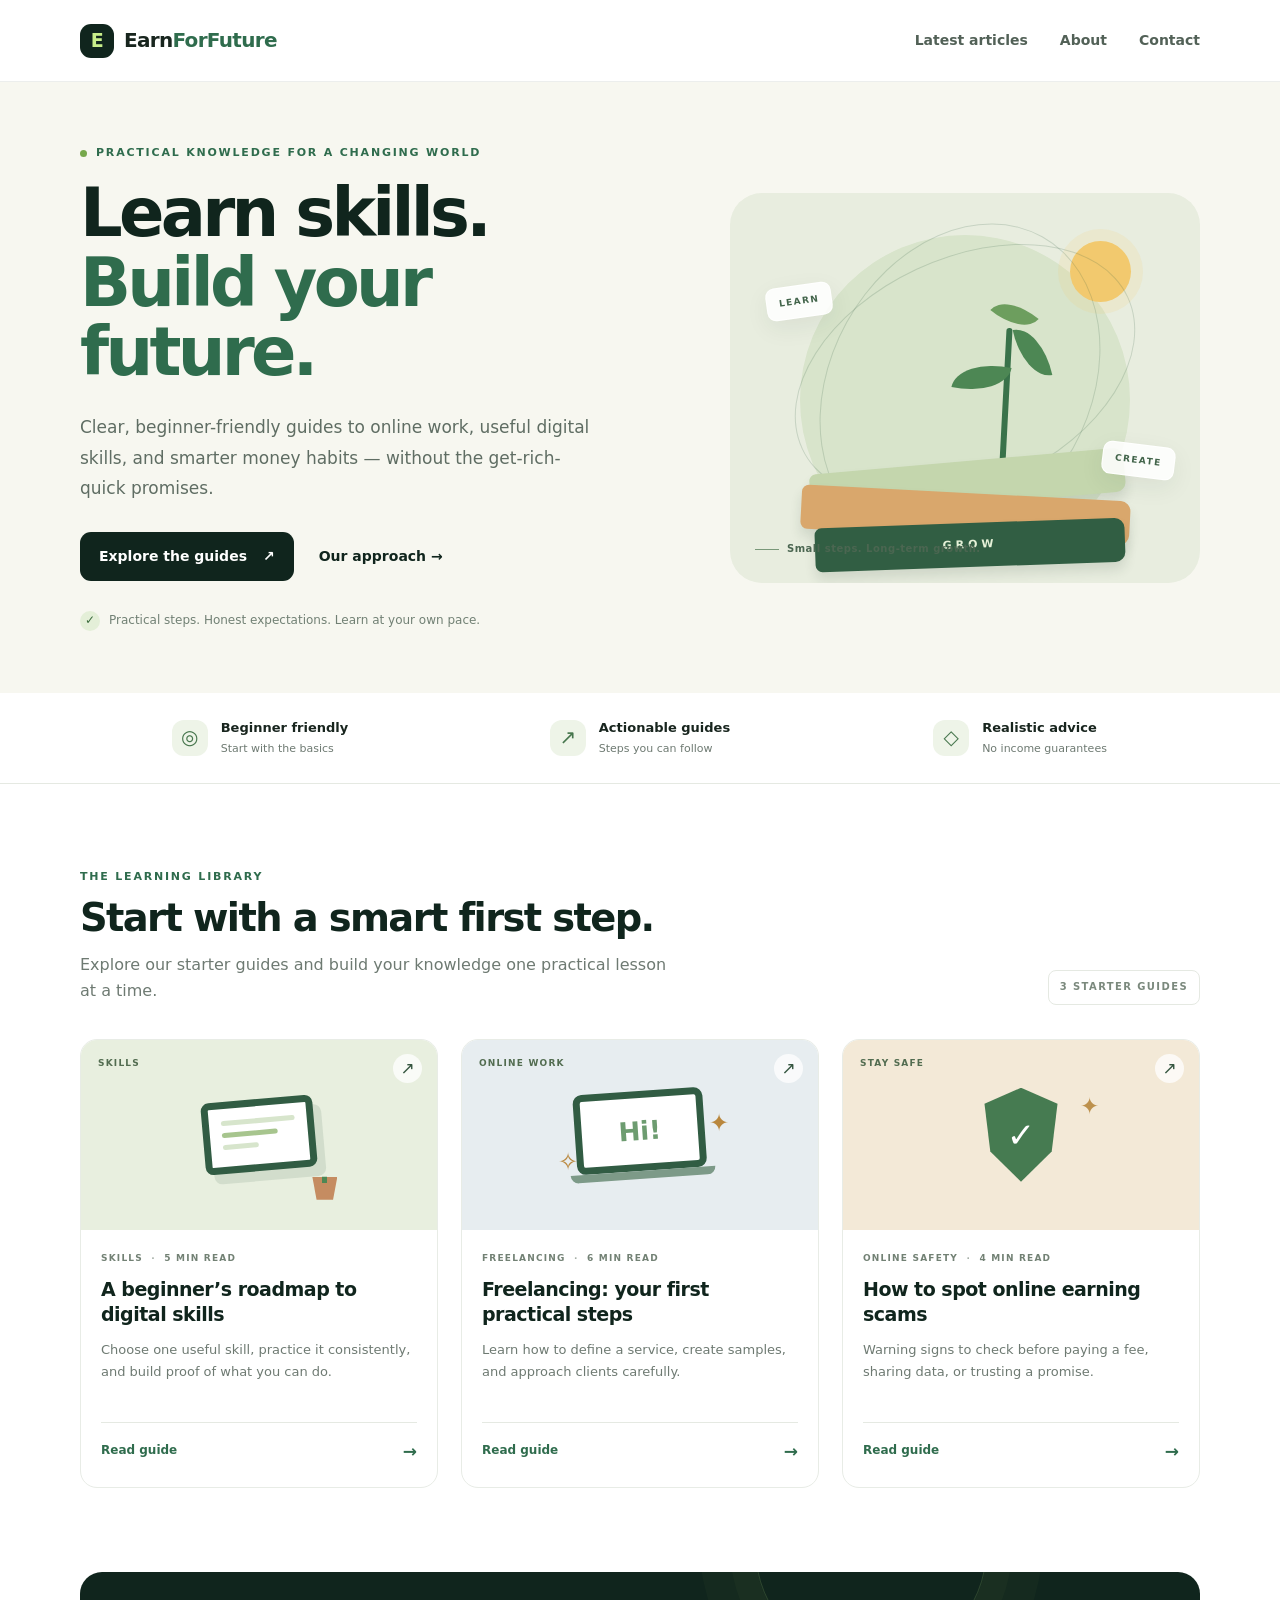
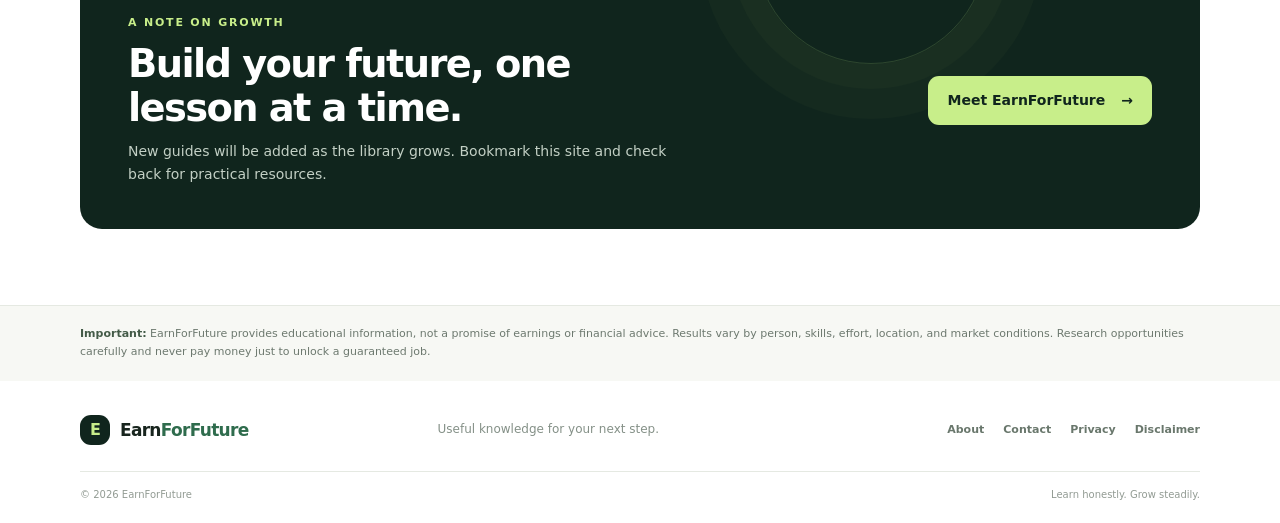
<file: index.html>
<!doctype html>
<html lang="en">
<head>
  <meta charset="utf-8">
  <meta name="viewport" content="width=device-width, initial-scale=1">
  <meta name="description" content="EarnForFuture shares practical guides to online skills, freelancing, budgeting, and responsible ways to build income online.">
  <meta name="theme-color" content="#10251d">
  <title>EarnForFuture — Learn Skills. Build Your Future.</title>
  <link rel="icon" href="assets/favicon.svg" type="image/svg+xml">
  <link rel="stylesheet" href="styles.css">
  <meta name="google-site-verification" content="zDtovLK6wSY7YtS2Vyxih8Dhz0Shs46zGQjFmCwtsug" />
</head>
<body>
  <a class="skip-link" href="#main">Skip to content</a>
  <header class="site-header">
    <div class="container nav-wrap">
      <a class="brand" href="index.html" aria-label="EarnForFuture home">
        <span class="brand-mark" aria-hidden="true">E</span>
        <span>Earn<span class="brand-accent">ForFuture</span></span>
      </a>
      <button class="menu-toggle" id="menuToggle" aria-expanded="false" aria-controls="siteNav">Menu</button>
      <nav class="site-nav" id="siteNav" aria-label="Main navigation">
        <a href="#latest">Latest articles</a>
        <a href="about.html">About</a>
        <a href="contact.html">Contact</a>
      </nav>
    </div>
  </header>

  <main id="main">
    <section class="hero">
      <div class="container hero-grid">
        <div class="hero-copy">
          <p class="eyebrow"><span class="eyebrow-dot"></span> PRACTICAL KNOWLEDGE FOR A CHANGING WORLD</p>
          <h1>Learn skills.<br><span>Build your future.</span></h1>
          <p class="hero-intro">Clear, beginner-friendly guides to online work, useful digital skills, and smarter money habits — without the get-rich-quick promises.</p>
          <div class="hero-actions">
            <a class="button button-primary" href="#latest">Explore the guides <span aria-hidden="true">↗</span></a>
            <a class="text-link" href="about.html">Our approach <span aria-hidden="true">→</span></a>
          </div>
          <div class="hero-note"><span class="note-icon" aria-hidden="true">✓</span> Practical steps. Honest expectations. Learn at your own pace.</div>
        </div>
        <div class="hero-art" aria-label="Illustration of a plant growing from a stack of books" role="img">
          <div class="art-orbit orbit-one"></div><div class="art-orbit orbit-two"></div>
          <div class="sun"></div>
          <div class="plant">
            <div class="stem"></div><div class="leaf leaf-left"></div><div class="leaf leaf-right"></div><div class="leaf leaf-top"></div>
          </div>
          <div class="book book-back"></div><div class="book book-mid"></div><div class="book book-front"><span>GROW</span></div>
          <div class="art-caption"><span class="caption-line"></span><span>Small steps. Long-term growth.</span></div>
          <span class="floating-chip chip-one">LEARN</span><span class="floating-chip chip-two">CREATE</span>
        </div>
      </div>
    </section>

    <section class="trust-strip" aria-label="Our principles">
      <div class="container trust-items">
        <div><span class="trust-icon">◎</span><span><strong>Beginner friendly</strong><small>Start with the basics</small></span></div>
        <div><span class="trust-icon">↗</span><span><strong>Actionable guides</strong><small>Steps you can follow</small></span></div>
        <div><span class="trust-icon">◇</span><span><strong>Realistic advice</strong><small>No income guarantees</small></span></div>
      </div>
    </section>

    <section class="section" id="latest">
      <div class="container">
        <div class="section-heading">
          <div><p class="eyebrow">THE LEARNING LIBRARY</p><h2>Start with a smart first step.</h2><p class="section-intro">Explore our starter guides and build your knowledge one practical lesson at a time.</p></div>
          <span class="article-count">3 STARTER GUIDES</span>
        </div>
        <div class="article-grid">
          <article class="article-card">
            <a class="card-visual visual-skills" href="articles/digital-skills.html" aria-label="Read A beginner's roadmap to digital skills">
              <span class="visual-label">SKILLS</span><span class="visual-illustration" aria-hidden="true"><span class="screen"><span></span><span></span><span></span></span><span class="plant-pot"></span></span><span class="visual-arrow">↗</span>
            </a>
            <div class="card-content"><p class="card-meta">SKILLS <span>·</span> 5 MIN READ</p><h3><a href="articles/digital-skills.html">A beginner’s roadmap to digital skills</a></h3><p>Choose one useful skill, practice it consistently, and build proof of what you can do.</p><a class="read-link" href="articles/digital-skills.html">Read guide <span>→</span></a></div>
          </article>
          <article class="article-card">
            <a class="card-visual visual-freelance" href="articles/freelancing-first-steps.html" aria-label="Read Freelancing: your first practical steps">
              <span class="visual-label">ONLINE WORK</span><span class="visual-illustration" aria-hidden="true"><span class="laptop"><span class="laptop-screen">Hi!</span><span class="laptop-base"></span></span><span class="spark spark-one">✦</span><span class="spark spark-two">✧</span></span><span class="visual-arrow">↗</span>
            </a>
            <div class="card-content"><p class="card-meta">FREELANCING <span>·</span> 6 MIN READ</p><h3><a href="articles/freelancing-first-steps.html">Freelancing: your first practical steps</a></h3><p>Learn how to define a service, create samples, and approach clients carefully.</p><a class="read-link" href="articles/freelancing-first-steps.html">Read guide <span>→</span></a></div>
          </article>
          <article class="article-card">
            <a class="card-visual visual-safety" href="articles/avoid-online-scams.html" aria-label="Read How to spot online earning scams">
              <span class="visual-label">STAY SAFE</span><span class="visual-illustration" aria-hidden="true"><span class="shield">✓</span><span class="shield-spark">✦</span></span><span class="visual-arrow">↗</span>
            </a>
            <div class="card-content"><p class="card-meta">ONLINE SAFETY <span>·</span> 4 MIN READ</p><h3><a href="articles/avoid-online-scams.html">How to spot online earning scams</a></h3><p>Warning signs to check before paying a fee, sharing data, or trusting a promise.</p><a class="read-link" href="articles/avoid-online-scams.html">Read guide <span>→</span></a></div>
          </article>
        </div>
      </div>
    </section>

    <section class="newsletter-section">
      <div class="container newsletter-box">
        <div><p class="eyebrow">A NOTE ON GROWTH</p><h2>Build your future, one lesson at a time.</h2><p>New guides will be added as the library grows. Bookmark this site and check back for practical resources.</p></div>
        <a class="button button-light" href="about.html">Meet EarnForFuture <span aria-hidden="true">→</span></a>
      </div>
    </section>
    <section class="disclaimer"><div class="container"><strong>Important:</strong> EarnForFuture provides educational information, not a promise of earnings or financial advice. Results vary by person, skills, effort, location, and market conditions. Research opportunities carefully and never pay money just to unlock a guaranteed job.</div></section>
  </main>

  <footer class="site-footer"><div class="container footer-main"><a class="brand footer-brand" href="index.html"><span class="brand-mark">E</span><span>Earn<span class="brand-accent">ForFuture</span></span></a><p>Useful knowledge for your next step.</p><nav aria-label="Footer navigation"><a href="about.html">About</a><a href="contact.html">Contact</a><a href="privacy.html">Privacy</a><a href="disclaimer.html">Disclaimer</a></nav></div><div class="container footer-bottom"><span>© <span id="year"></span> EarnForFuture</span><span>Learn honestly. Grow steadily.</span></div></footer>
  <script src="script.js"></script>
</body>
</html>
</file>
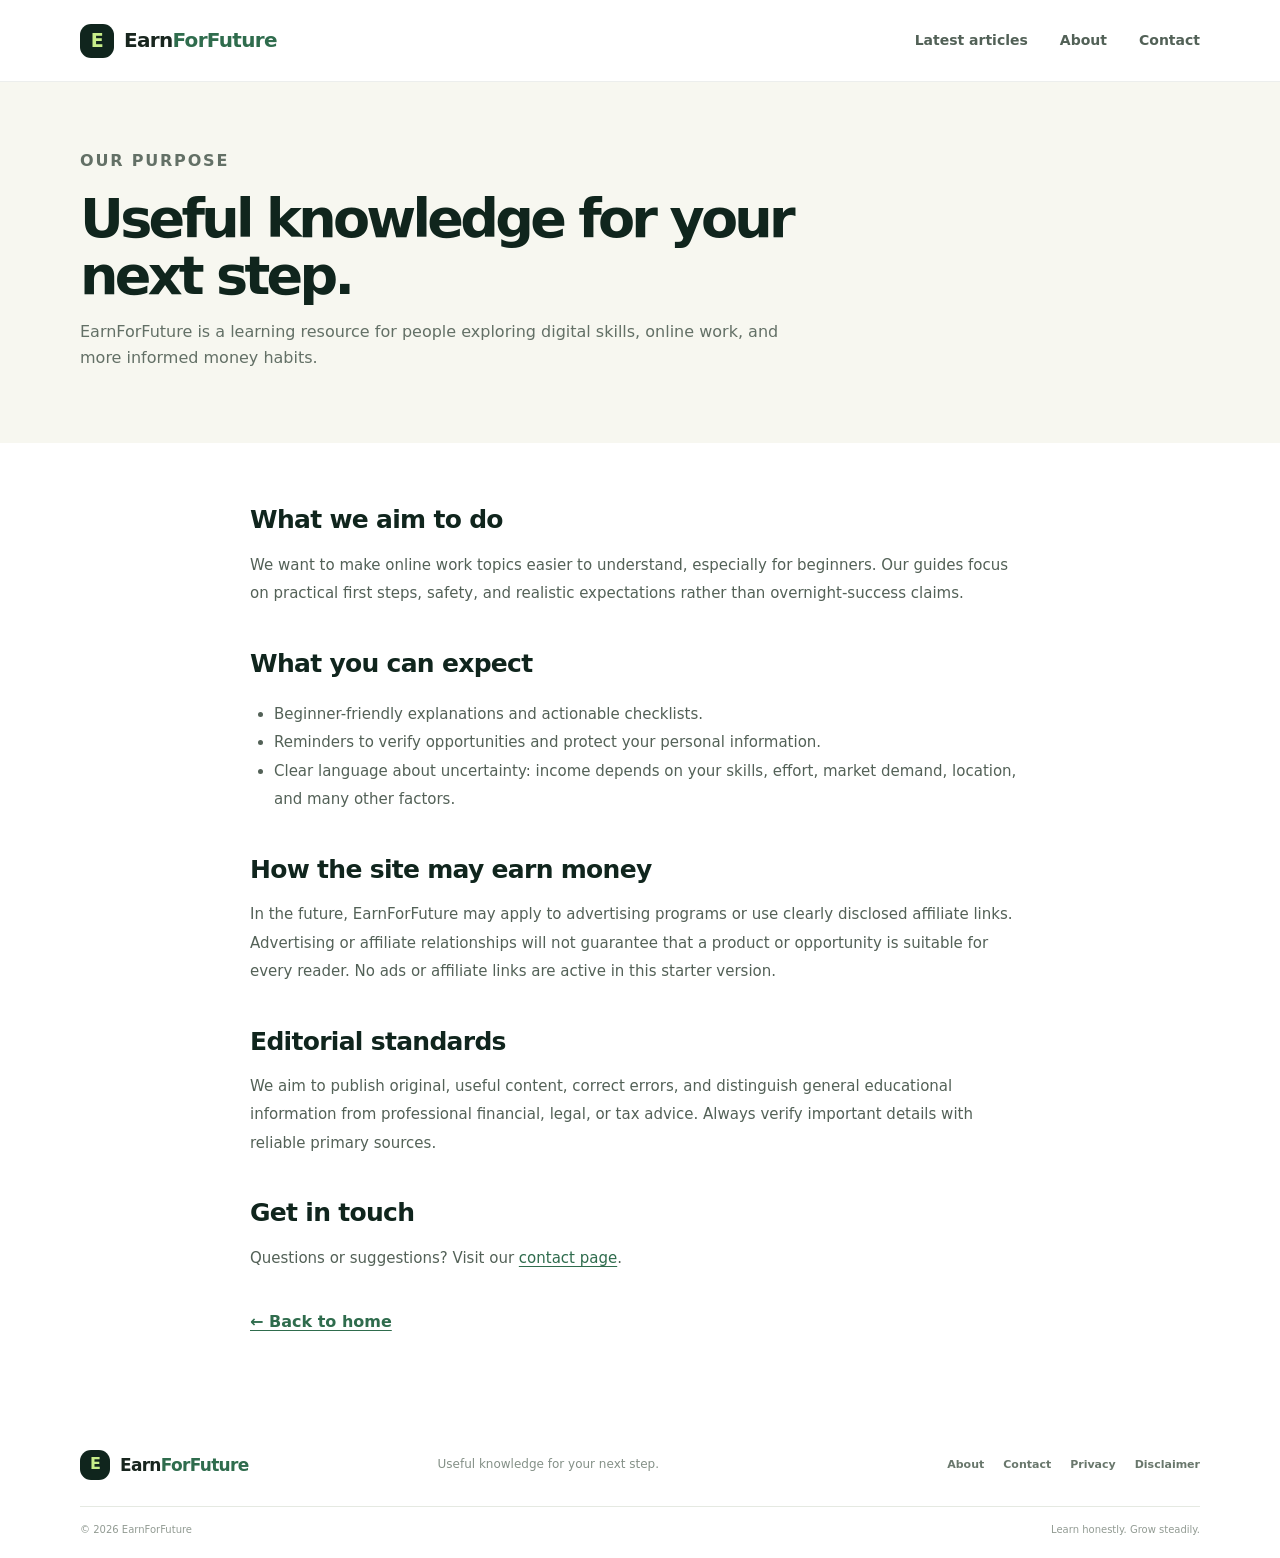
<file: about.html>
<!doctype html>
<html lang="en"><head><meta charset="utf-8"><meta name="viewport" content="width=device-width, initial-scale=1"><meta name="description" content="Learn about EarnForFuture and our approach to practical, honest online work education."><title>About — EarnForFuture</title><link rel="icon" href="assets/favicon.svg" type="image/svg+xml"><link rel="stylesheet" href="styles.css"></head><body>
<header class="site-header"><div class="container nav-wrap"><a class="brand" href="index.html"><span class="brand-mark">E</span><span>Earn<span class="brand-accent">ForFuture</span></span></a><button class="menu-toggle" id="menuToggle" aria-expanded="false" aria-controls="siteNav">Menu</button><nav class="site-nav" id="siteNav"><a href="index.html#latest">Latest articles</a><a href="about.html">About</a><a href="contact.html">Contact</a></nav></div></header>
<main><section class="page-hero"><div class="container"><p class="eyebrow">OUR PURPOSE</p><h1>Useful knowledge for your next step.</h1><p>EarnForFuture is a learning resource for people exploring digital skills, online work, and more informed money habits.</p></div></section><article class="prose"><h2>What we aim to do</h2><p>We want to make online work topics easier to understand, especially for beginners. Our guides focus on practical first steps, safety, and realistic expectations rather than overnight-success claims.</p><h2>What you can expect</h2><ul><li>Beginner-friendly explanations and actionable checklists.</li><li>Reminders to verify opportunities and protect your personal information.</li><li>Clear language about uncertainty: income depends on your skills, effort, market demand, location, and many other factors.</li></ul><h2>How the site may earn money</h2><p>In the future, EarnForFuture may apply to advertising programs or use clearly disclosed affiliate links. Advertising or affiliate relationships will not guarantee that a product or opportunity is suitable for every reader. No ads or affiliate links are active in this starter version.</p><h2>Editorial standards</h2><p>We aim to publish original, useful content, correct errors, and distinguish general educational information from professional financial, legal, or tax advice. Always verify important details with reliable primary sources.</p><h2>Get in touch</h2><p>Questions or suggestions? Visit our <a href="contact.html">contact page</a>.</p><a class="back-link" href="index.html">← Back to home</a></article></main>
<footer class="site-footer"><div class="container footer-main"><a class="brand footer-brand" href="index.html"><span class="brand-mark">E</span><span>Earn<span class="brand-accent">ForFuture</span></span></a><p>Useful knowledge for your next step.</p><nav><a href="about.html">About</a><a href="contact.html">Contact</a><a href="privacy.html">Privacy</a><a href="disclaimer.html">Disclaimer</a></nav></div><div class="container footer-bottom"><span>© <span id="year"></span> EarnForFuture</span><span>Learn honestly. Grow steadily.</span></div></footer><script src="script.js"></script></body></html>
</file>
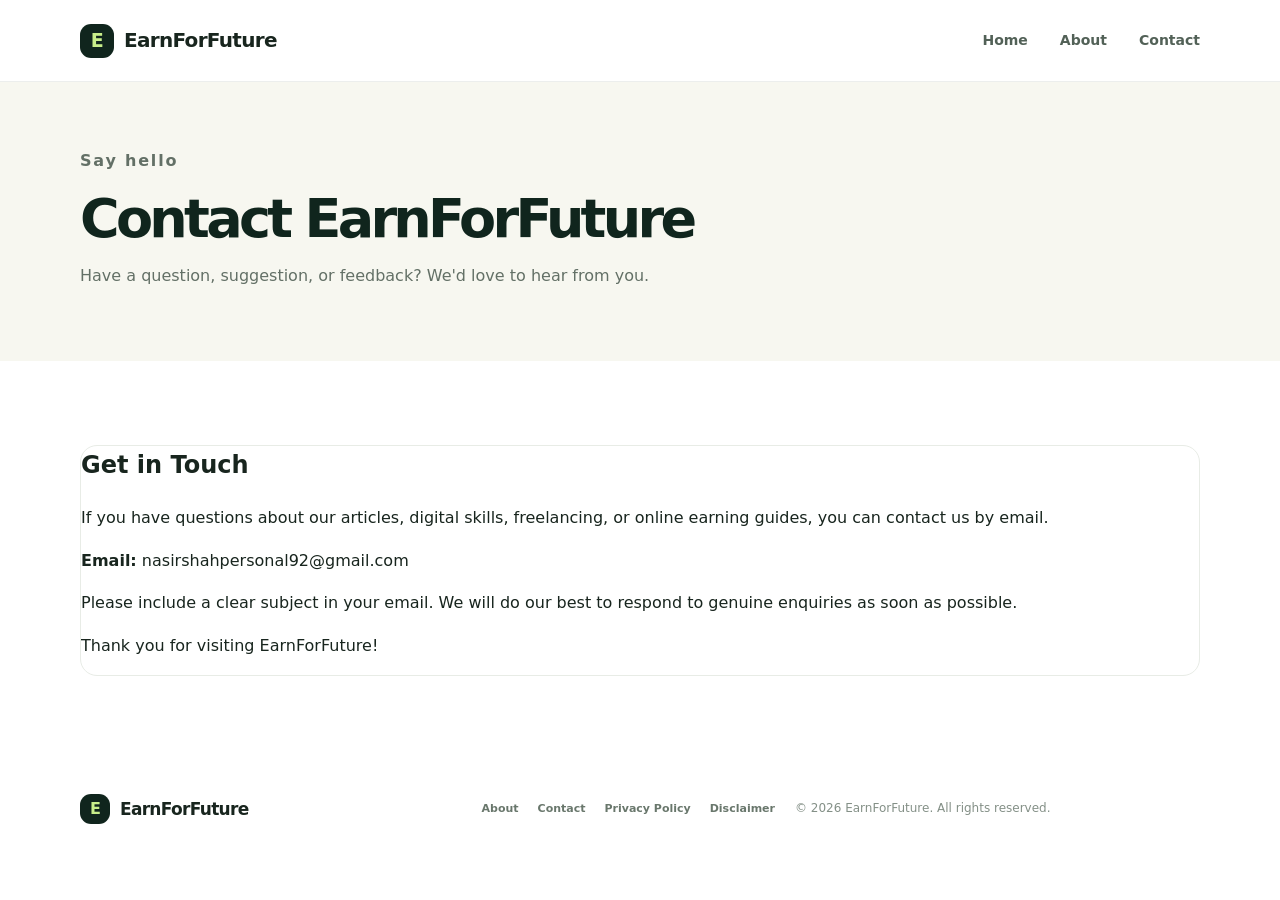
<file: contact.html>
<!DOCTYPE html>
<html lang="en">
<head>
  <meta charset="UTF-8">
  <meta name="viewport" content="width=device-width, initial-scale=1.0">
  <meta name="description" content="Contact EarnForFuture for questions, feedback, and suggestions about online earning and digital skills.">
  <title>Contact Us | EarnForFuture</title>
  <link rel="stylesheet" href="styles.css">
  <link rel="icon" href="assets/favicon.svg" type="image/svg+xml">
</head>
<body>
  <header class="site-header">
    <div class="container nav-wrap">
      <a class="brand" href="index.html">
        <span class="brand-mark">E</span>
        <span>EarnForFuture</span>
      </a>
      <nav class="site-nav">
        <a href="index.html">Home</a>
        <a href="about.html">About</a>
        <a href="contact.html" aria-current="page">Contact</a>
      </nav>
    </div>
  </header>

  <main>
    <section class="page-hero">
      <div class="container">
        <p class="eyebrow">Say hello</p>
        <h1>Contact EarnForFuture</h1>
        <p>Have a question, suggestion, or feedback? We'd love to hear from you.</p>
      </div>
    </section>

    <section class="section">
      <div class="container content-narrow">
        <div class="article-card">
          <h2>Get in Touch</h2>
          <p>If you have questions about our articles, digital skills, freelancing, or online earning guides, you can contact us by email.</p>
          <p><strong>Email:</strong>
            <a href="mailto:nasirshahpersonal92@gmail.com">nasirshahpersonal92@gmail.com</a>
          </p>
          <p>Please include a clear subject in your email. We will do our best to respond to genuine enquiries as soon as possible.</p>
          <p>Thank you for visiting EarnForFuture!</p>
        </div>
      </div>
    </section>
  </main>

  <footer class="site-footer">
    <div class="container footer-main">
      <a class="brand footer-brand" href="index.html">
        <span class="brand-mark">E</span>
        <span>EarnForFuture</span>
      </a>
      <nav class="footer-links">
        <a href="about.html">About</a>
        <a href="contact.html">Contact</a>
        <a href="privacy.html">Privacy Policy</a>
        <a href="disclaimer.html">Disclaimer</a>
      </nav>
      <p class="footer-note">© 2026 EarnForFuture. All rights reserved.</p>
    </div>
  </footer>
</body>
</html>
</file>
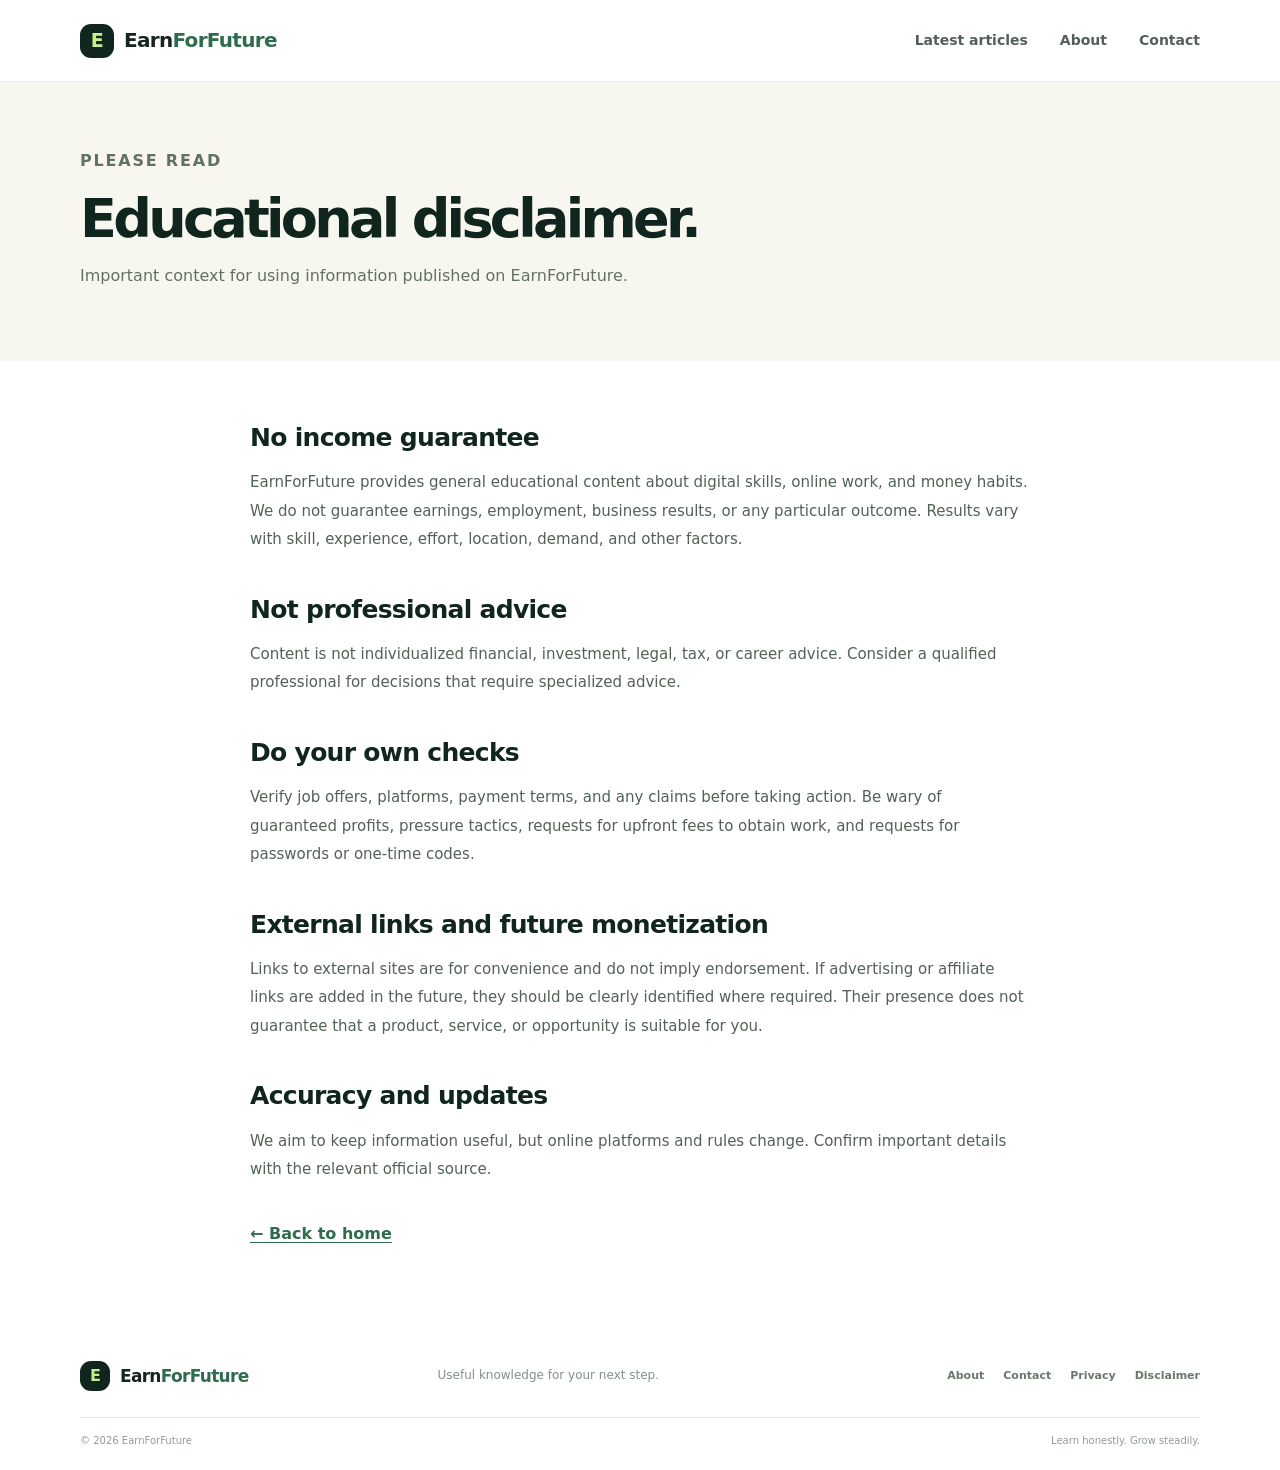
<file: disclaimer.html>
<!doctype html>
<html lang="en"><head><meta charset="utf-8"><meta name="viewport" content="width=device-width, initial-scale=1"><meta name="description" content="Educational disclaimer for EarnForFuture."><title>Disclaimer — EarnForFuture</title><link rel="icon" href="assets/favicon.svg" type="image/svg+xml"><link rel="stylesheet" href="styles.css"></head><body>
<header class="site-header"><div class="container nav-wrap"><a class="brand" href="index.html"><span class="brand-mark">E</span><span>Earn<span class="brand-accent">ForFuture</span></span></a><button class="menu-toggle" id="menuToggle" aria-expanded="false" aria-controls="siteNav">Menu</button><nav class="site-nav" id="siteNav"><a href="index.html#latest">Latest articles</a><a href="about.html">About</a><a href="contact.html">Contact</a></nav></div></header>
<main><section class="page-hero"><div class="container"><p class="eyebrow">PLEASE READ</p><h1>Educational disclaimer.</h1><p>Important context for using information published on EarnForFuture.</p></div></section><article class="prose"><h2>No income guarantee</h2><p>EarnForFuture provides general educational content about digital skills, online work, and money habits. We do not guarantee earnings, employment, business results, or any particular outcome. Results vary with skill, experience, effort, location, demand, and other factors.</p><h2>Not professional advice</h2><p>Content is not individualized financial, investment, legal, tax, or career advice. Consider a qualified professional for decisions that require specialized advice.</p><h2>Do your own checks</h2><p>Verify job offers, platforms, payment terms, and any claims before taking action. Be wary of guaranteed profits, pressure tactics, requests for upfront fees to obtain work, and requests for passwords or one-time codes.</p><h2>External links and future monetization</h2><p>Links to external sites are for convenience and do not imply endorsement. If advertising or affiliate links are added in the future, they should be clearly identified where required. Their presence does not guarantee that a product, service, or opportunity is suitable for you.</p><h2>Accuracy and updates</h2><p>We aim to keep information useful, but online platforms and rules change. Confirm important details with the relevant official source.</p><a class="back-link" href="index.html">← Back to home</a></article></main>
<footer class="site-footer"><div class="container footer-main"><a class="brand footer-brand" href="index.html"><span class="brand-mark">E</span><span>Earn<span class="brand-accent">ForFuture</span></span></a><p>Useful knowledge for your next step.</p><nav><a href="about.html">About</a><a href="contact.html">Contact</a><a href="privacy.html">Privacy</a><a href="disclaimer.html">Disclaimer</a></nav></div><div class="container footer-bottom"><span>© <span id="year"></span> EarnForFuture</span><span>Learn honestly. Grow steadily.</span></div></footer><script src="script.js"></script></body></html>
</file>
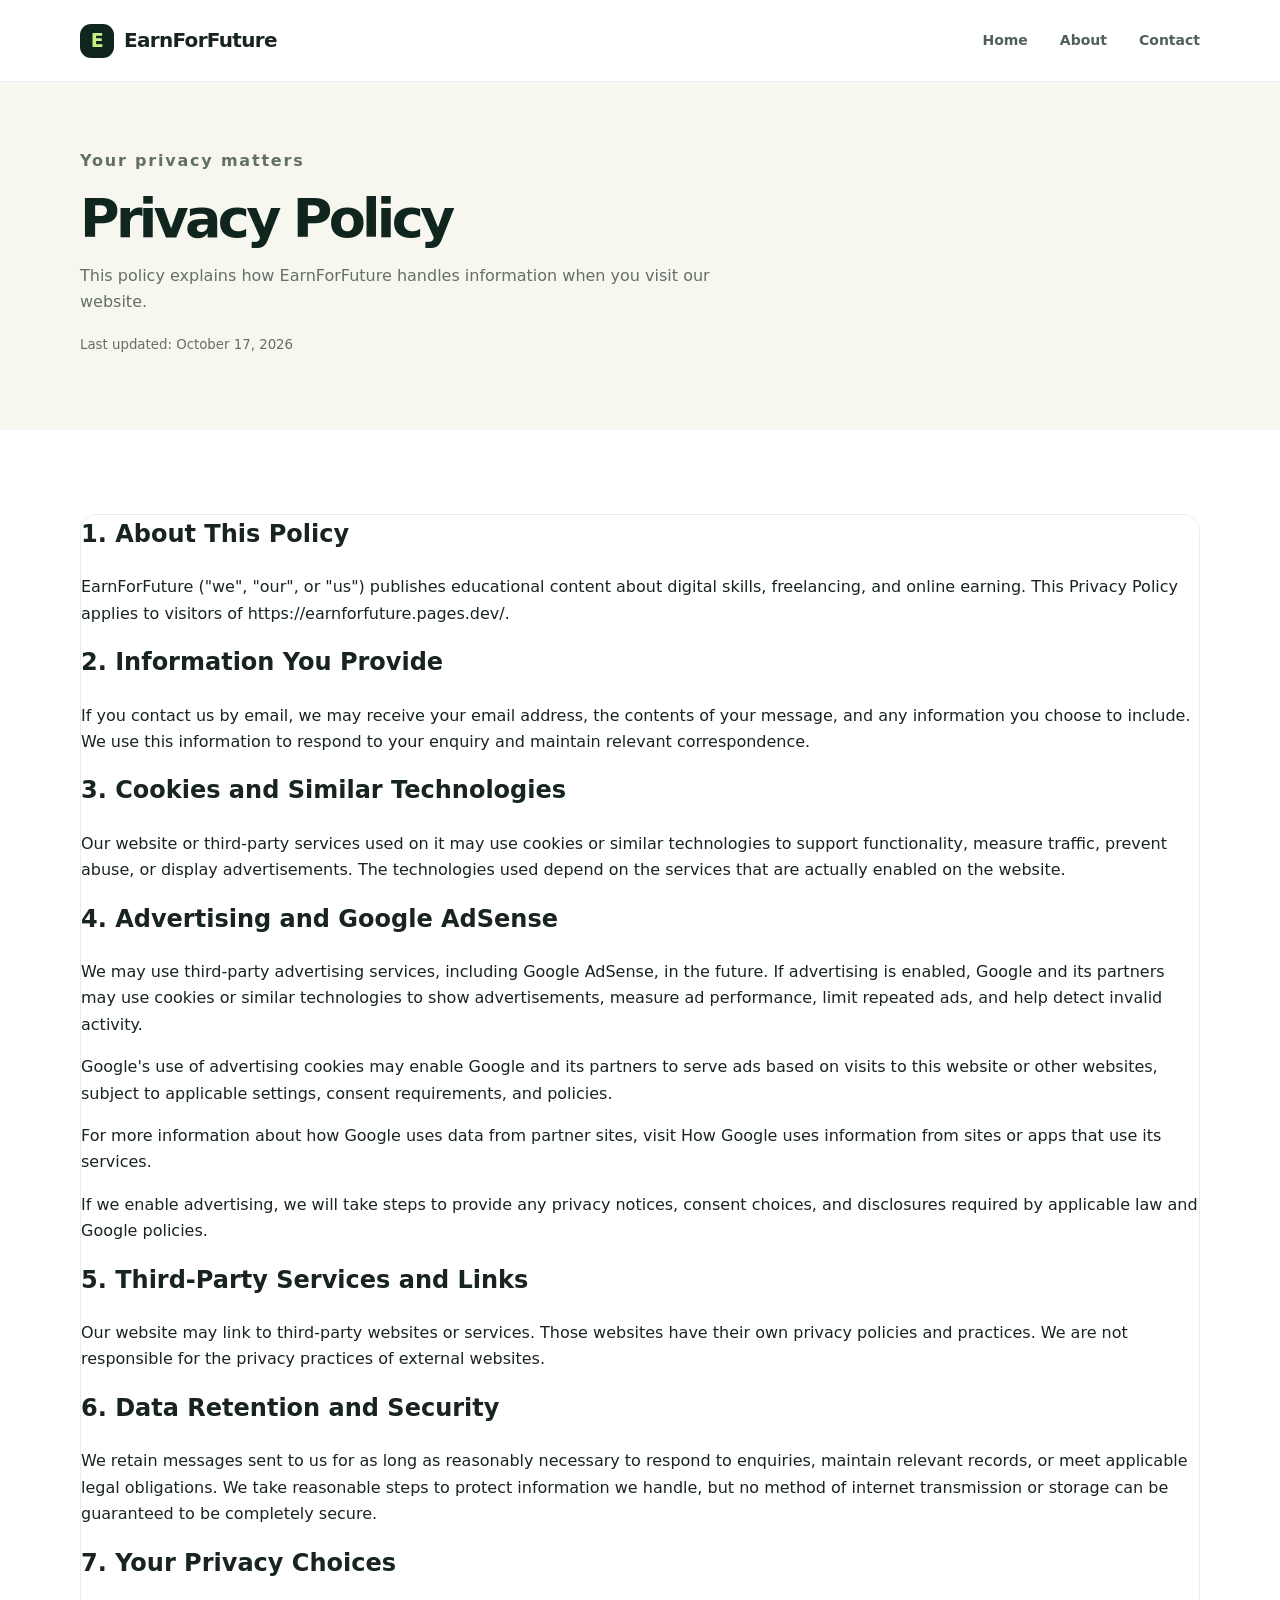
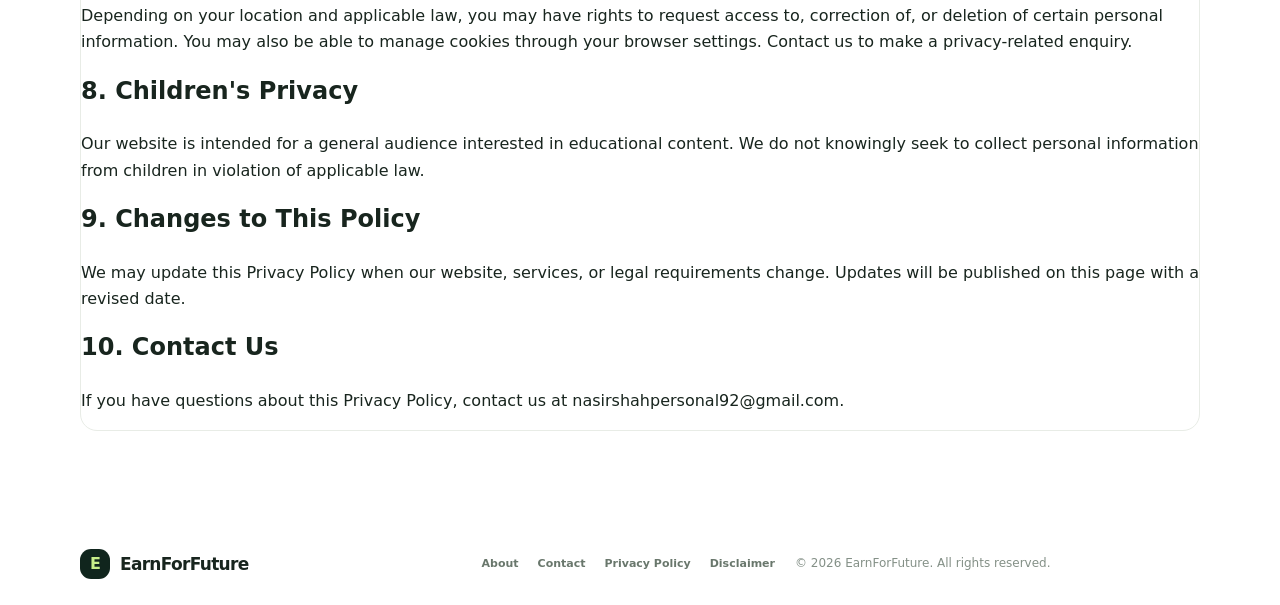
<file: privacy.html>
<!DOCTYPE html>
<html lang="en">
<head>
  <meta charset="UTF-8">
  <meta name="viewport" content="width=device-width, initial-scale=1.0">
  <meta name="description" content="Read the EarnForFuture Privacy Policy to understand how information may be collected and used when you visit our website.">
  <title>Privacy Policy | EarnForFuture</title>
  <link rel="stylesheet" href="styles.css">
  <link rel="icon" href="assets/favicon.svg" type="image/svg+xml">
</head>
<body>
  <header class="site-header">
    <div class="container nav-wrap">
      <a class="brand" href="index.html">
        <span class="brand-mark">E</span>
        <span>EarnForFuture</span>
      </a>
      <nav class="site-nav">
        <a href="index.html">Home</a>
        <a href="about.html">About</a>
        <a href="contact.html">Contact</a>
      </nav>
    </div>
  </header>

  <main>
    <section class="page-hero">
      <div class="container">
        <p class="eyebrow">Your privacy matters</p>
        <h1>Privacy Policy</h1>
        <p>This policy explains how EarnForFuture handles information when you visit our website.</p>
        <p><small>Last updated: October 17, 2026</small></p>
      </div>
    </section>

    <section class="section">
      <div class="container content-narrow">
        <article class="article-card">
          <h2>1. About This Policy</h2>
          <p>EarnForFuture ("we", "our", or "us") publishes educational content about digital skills, freelancing, and online earning. This Privacy Policy applies to visitors of https://earnforfuture.pages.dev/.</p>

          <h2>2. Information You Provide</h2>
          <p>If you contact us by email, we may receive your email address, the contents of your message, and any information you choose to include. We use this information to respond to your enquiry and maintain relevant correspondence.</p>

          <h2>3. Cookies and Similar Technologies</h2>
          <p>Our website or third-party services used on it may use cookies or similar technologies to support functionality, measure traffic, prevent abuse, or display advertisements. The technologies used depend on the services that are actually enabled on the website.</p>

          <h2>4. Advertising and Google AdSense</h2>
          <p>We may use third-party advertising services, including Google AdSense, in the future. If advertising is enabled, Google and its partners may use cookies or similar technologies to show advertisements, measure ad performance, limit repeated ads, and help detect invalid activity.</p>
          <p>Google's use of advertising cookies may enable Google and its partners to serve ads based on visits to this website or other websites, subject to applicable settings, consent requirements, and policies.</p>
          <p>For more information about how Google uses data from partner sites, visit <a href="https://policies.google.com/technologies/partner-sites" target="_blank" rel="noopener noreferrer">How Google uses information from sites or apps that use its services</a>.</p>
          <p>If we enable advertising, we will take steps to provide any privacy notices, consent choices, and disclosures required by applicable law and Google policies.</p>

          <h2>5. Third-Party Services and Links</h2>
          <p>Our website may link to third-party websites or services. Those websites have their own privacy policies and practices. We are not responsible for the privacy practices of external websites.</p>

          <h2>6. Data Retention and Security</h2>
          <p>We retain messages sent to us for as long as reasonably necessary to respond to enquiries, maintain relevant records, or meet applicable legal obligations. We take reasonable steps to protect information we handle, but no method of internet transmission or storage can be guaranteed to be completely secure.</p>

          <h2>7. Your Privacy Choices</h2>
          <p>Depending on your location and applicable law, you may have rights to request access to, correction of, or deletion of certain personal information. You may also be able to manage cookies through your browser settings. Contact us to make a privacy-related enquiry.</p>

          <h2>8. Children's Privacy</h2>
          <p>Our website is intended for a general audience interested in educational content. We do not knowingly seek to collect personal information from children in violation of applicable law.</p>

          <h2>9. Changes to This Policy</h2>
          <p>We may update this Privacy Policy when our website, services, or legal requirements change. Updates will be published on this page with a revised date.</p>

          <h2>10. Contact Us</h2>
          <p>If you have questions about this Privacy Policy, contact us at <a href="mailto:nasirshahpersonal92@gmail.com">nasirshahpersonal92@gmail.com</a>.</p>
        </article>
      </div>
    </section>
  </main>

  <footer class="site-footer">
    <div class="container footer-main">
      <a class="brand footer-brand" href="index.html">
        <span class="brand-mark">E</span>
        <span>EarnForFuture</span>
      </a>
      <nav class="footer-links">
        <a href="about.html">About</a>
        <a href="contact.html">Contact</a>
        <a href="privacy.html">Privacy Policy</a>
        <a href="disclaimer.html">Disclaimer</a>
      </nav>
      <p class="footer-note">© 2026 EarnForFuture. All rights reserved.</p>
    </div>
  </footer>
</body>
</html>
</file>
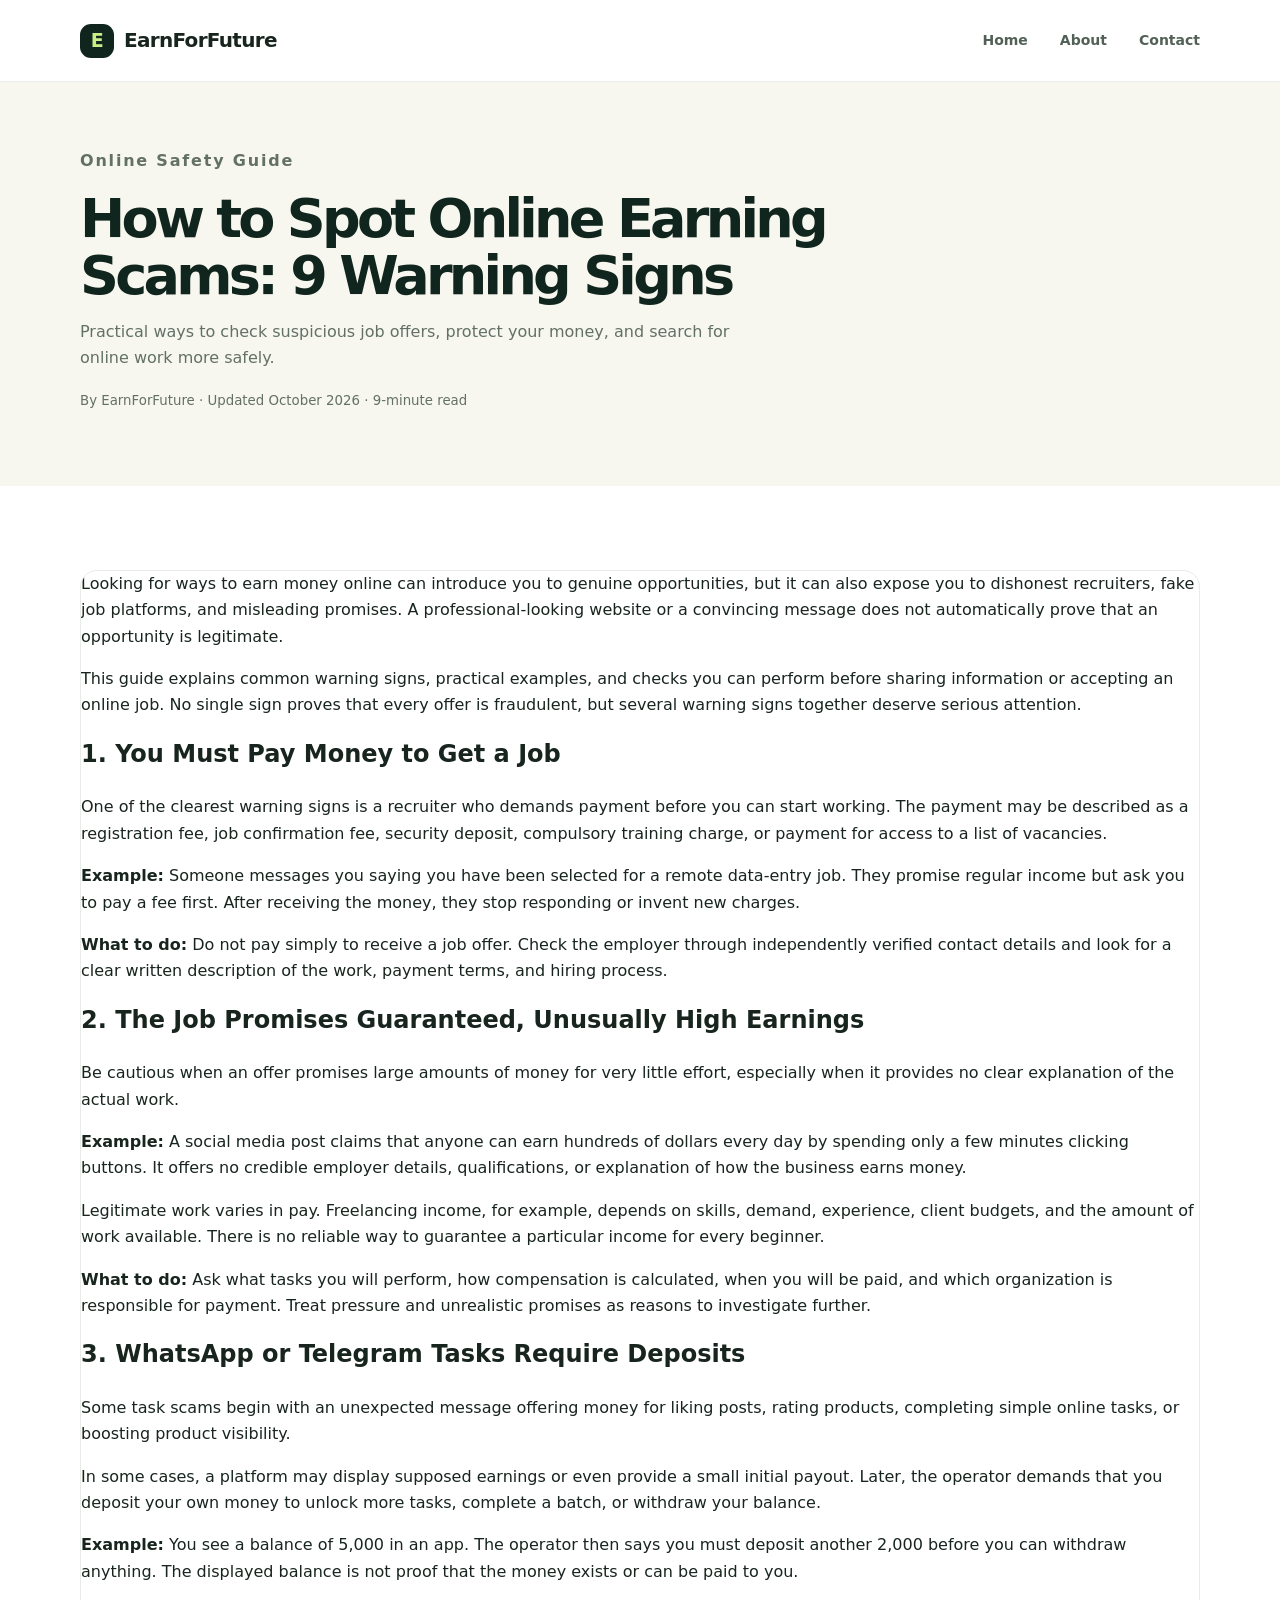
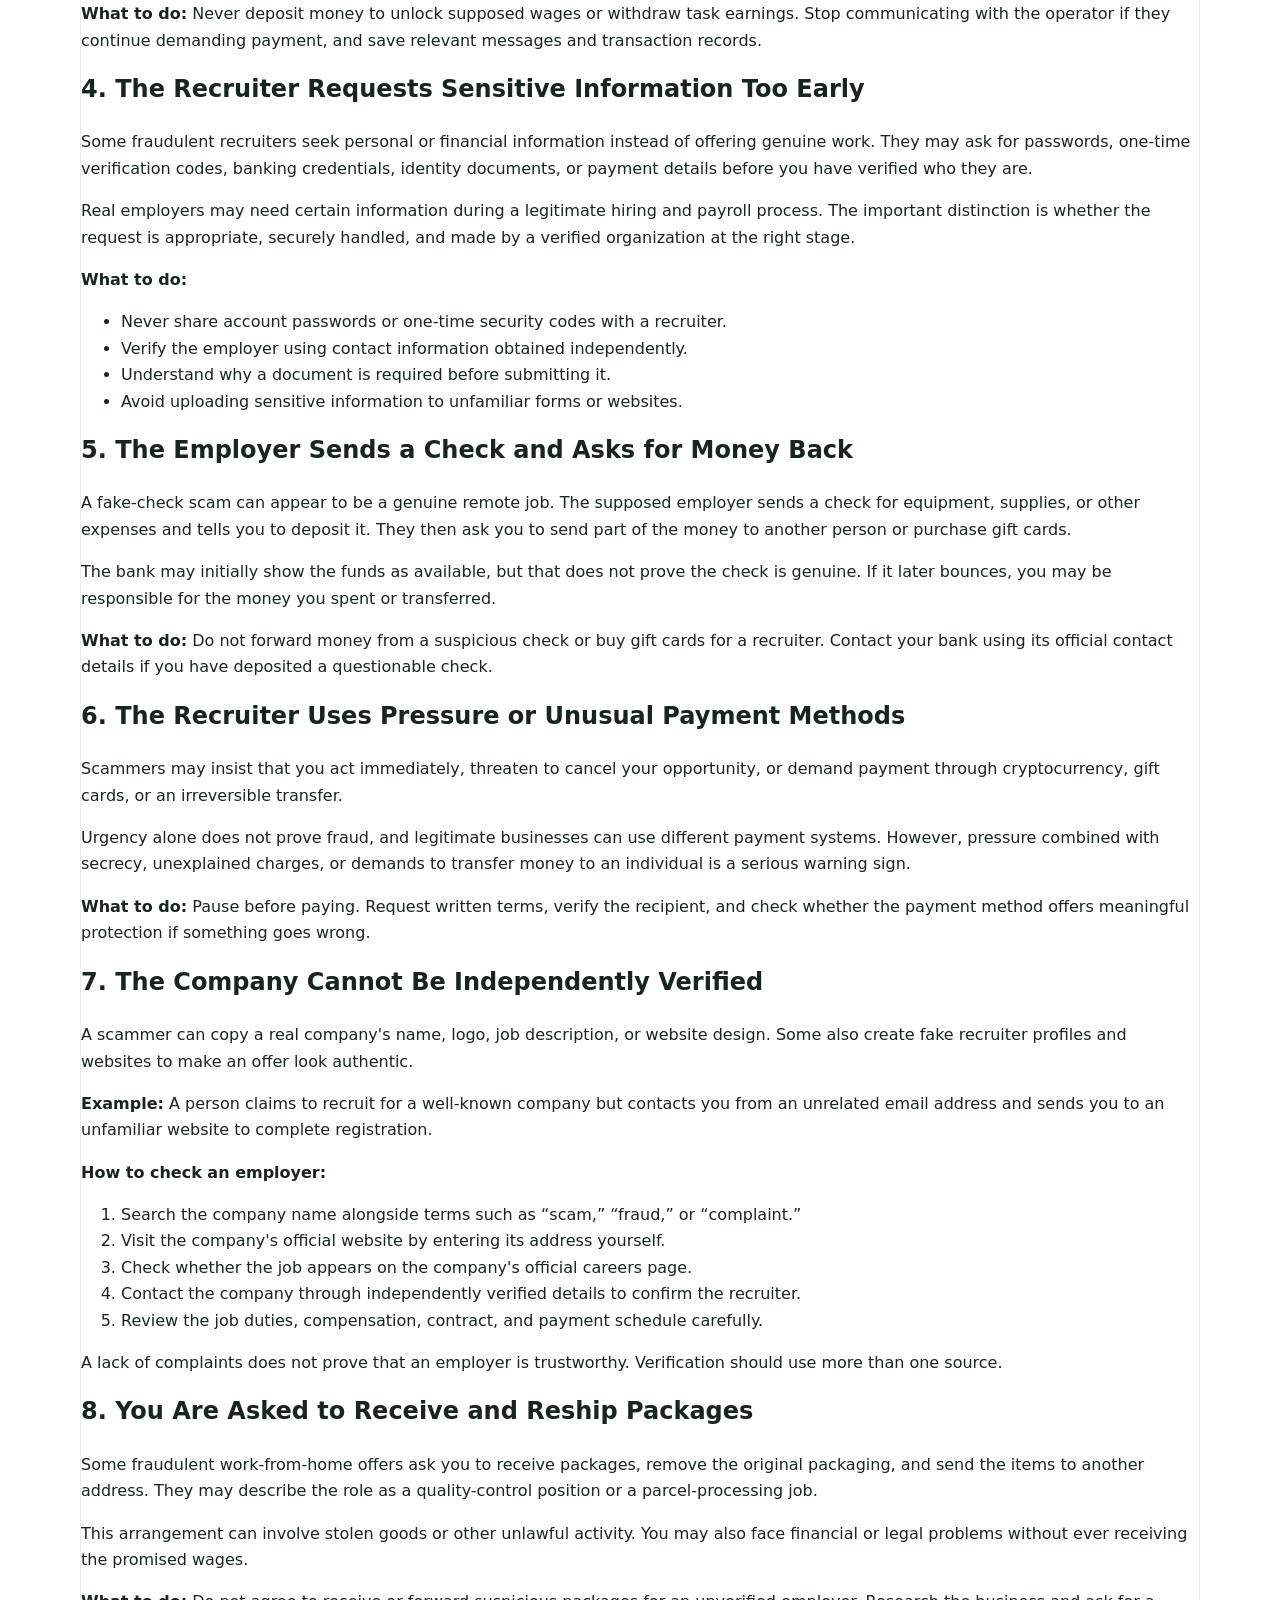
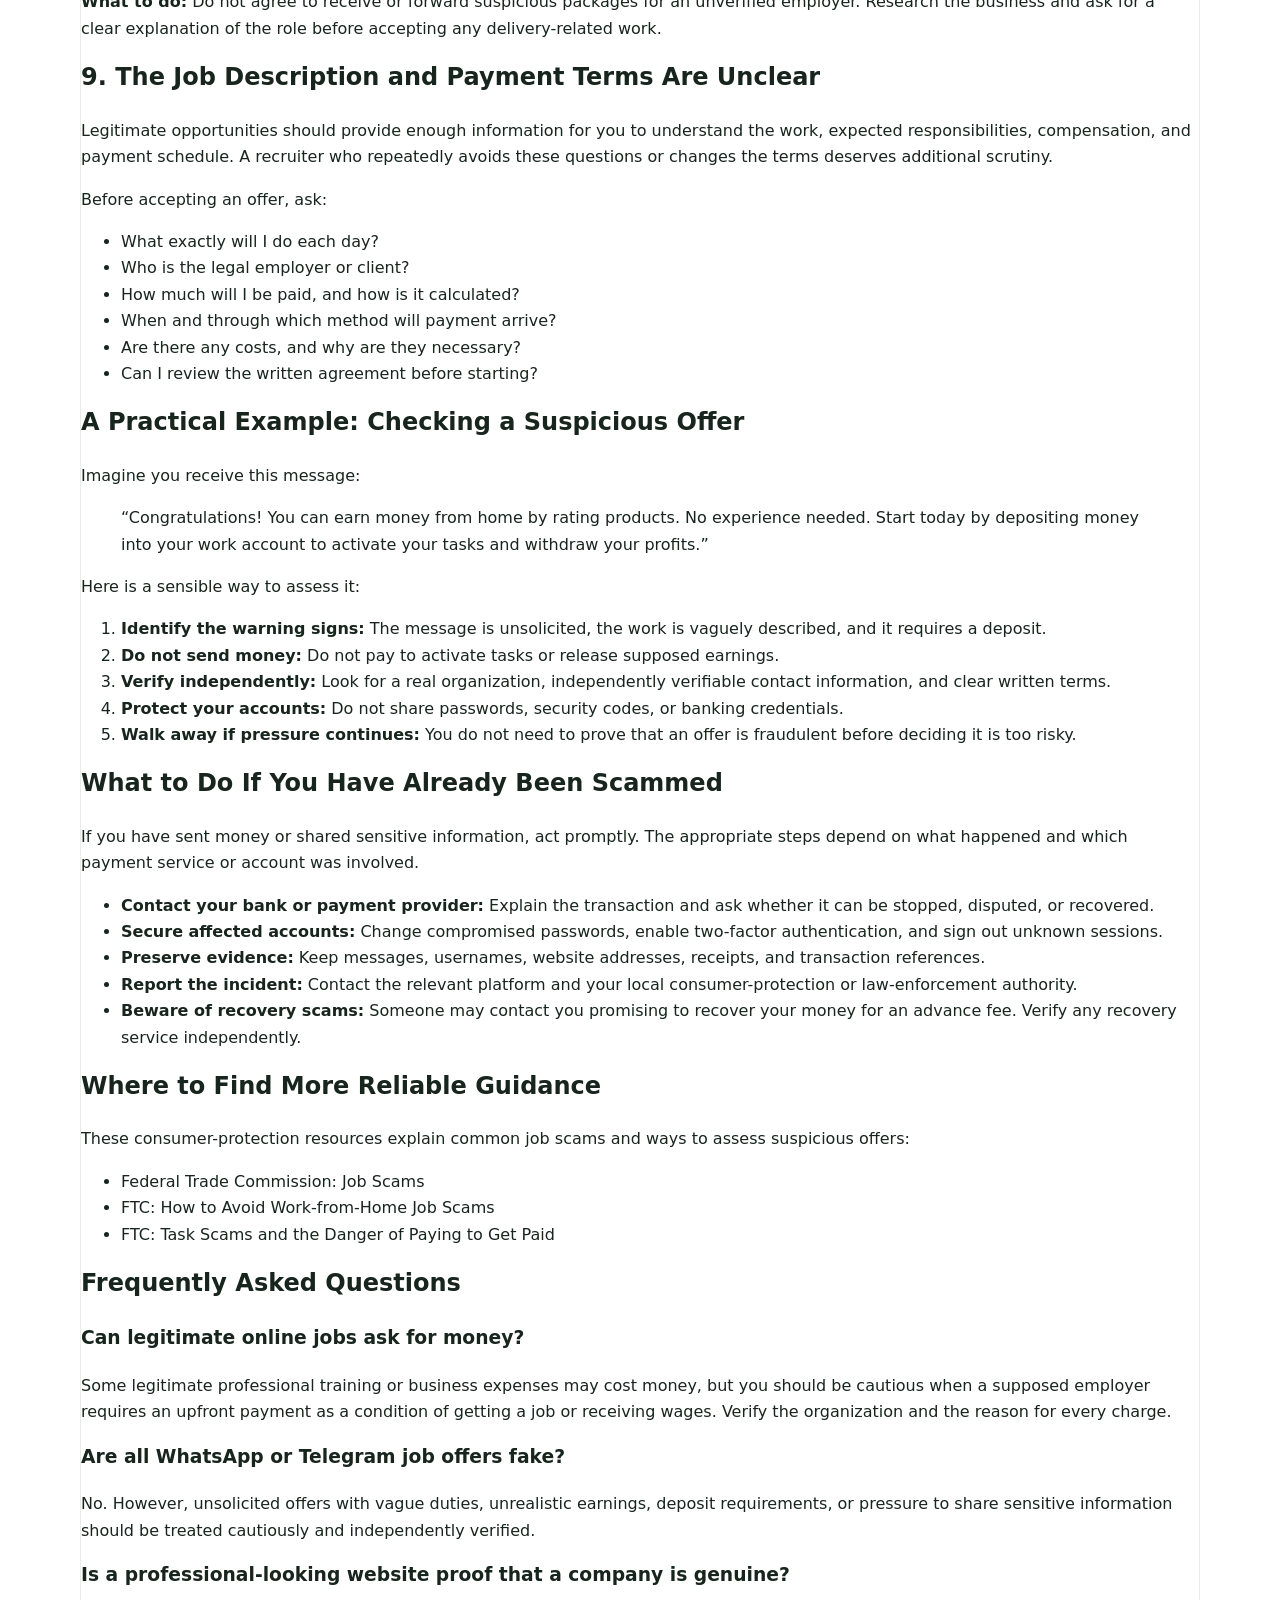
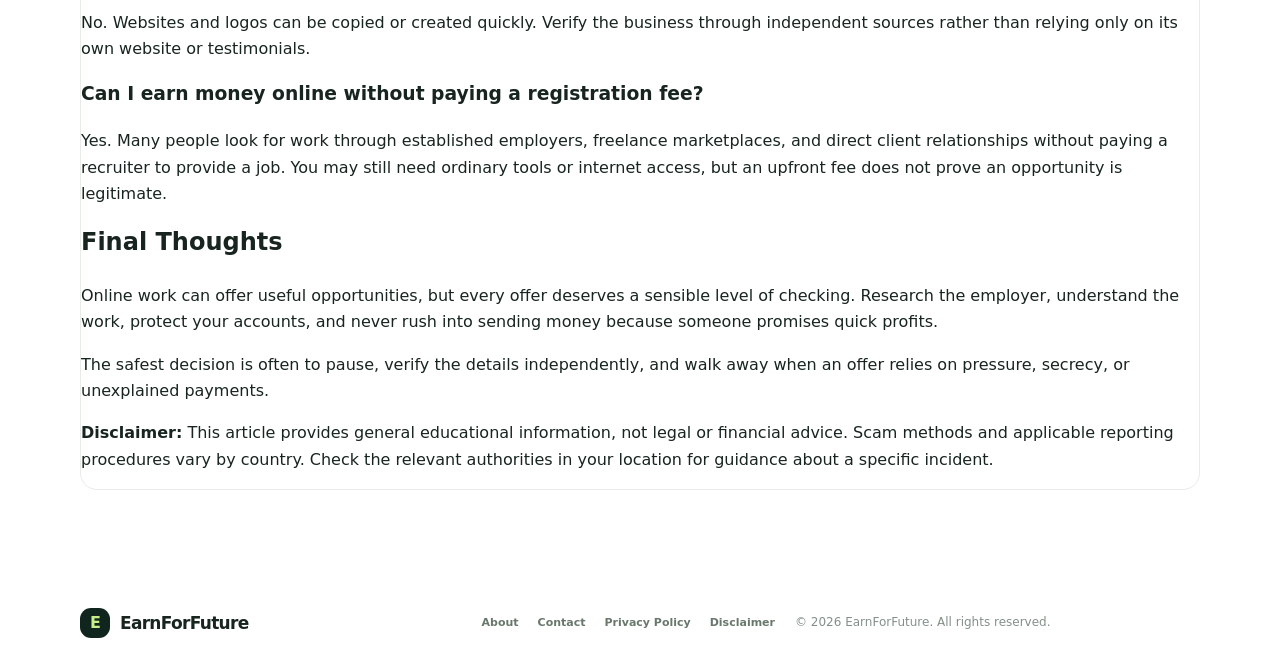
<file: articles/avoid-online-scams.html>
<!DOCTYPE html>
<html lang="en">
<head>
  <meta charset="UTF-8">
  <meta name="viewport" content="width=device-width, initial-scale=1.0">

  <title>How to Spot Online Earning Scams: 9 Warning Signs | EarnForFuture</title>
  <meta name="description" content="Learn how to identify fake online jobs, WhatsApp task scams, advance-fee fraud, fake checks, and suspicious work-from-home offers.">
  <meta name="robots" content="index,follow">

  <link rel="canonical" href="https://earnforfuture.pages.dev/articles/online-earning-scams.html">
  <link rel="stylesheet" href="../styles.css">
  <link rel="icon" href="../assets/favicon.svg" type="image/svg+xml">
</head>

<body>
  <header class="site-header">
    <div class="container nav-wrap">
      <a class="brand" href="../index.html">
        <span class="brand-mark">E</span>
        <span>EarnForFuture</span>
      </a>
      <nav class="site-nav">
        <a href="../index.html">Home</a>
        <a href="../about.html">About</a>
        <a href="../contact.html">Contact</a>
      </nav>
    </div>
  </header>

  <main>
    <section class="page-hero">
      <div class="container">
        <p class="eyebrow">Online Safety Guide</p>
        <h1>How to Spot Online Earning Scams: 9 Warning Signs</h1>
        <p>Practical ways to check suspicious job offers, protect your money, and search for online work more safely.</p>
        <p><small>By EarnForFuture · Updated October 2026 · 9-minute read</small></p>
      </div>
    </section>

    <section class="section">
      <div class="container content-narrow">
        <article class="article-card">

          <p>Looking for ways to earn money online can introduce you to genuine opportunities, but it can also expose you to dishonest recruiters, fake job platforms, and misleading promises. A professional-looking website or a convincing message does not automatically prove that an opportunity is legitimate.</p>

          <p>This guide explains common warning signs, practical examples, and checks you can perform before sharing information or accepting an online job. No single sign proves that every offer is fraudulent, but several warning signs together deserve serious attention.</p>

          <h2>1. You Must Pay Money to Get a Job</h2>

          <p>One of the clearest warning signs is a recruiter who demands payment before you can start working. The payment may be described as a registration fee, job confirmation fee, security deposit, compulsory training charge, or payment for access to a list of vacancies.</p>

          <p><strong>Example:</strong> Someone messages you saying you have been selected for a remote data-entry job. They promise regular income but ask you to pay a fee first. After receiving the money, they stop responding or invent new charges.</p>

          <p><strong>What to do:</strong> Do not pay simply to receive a job offer. Check the employer through independently verified contact details and look for a clear written description of the work, payment terms, and hiring process.</p>

          <h2>2. The Job Promises Guaranteed, Unusually High Earnings</h2>

          <p>Be cautious when an offer promises large amounts of money for very little effort, especially when it provides no clear explanation of the actual work.</p>

          <p><strong>Example:</strong> A social media post claims that anyone can earn hundreds of dollars every day by spending only a few minutes clicking buttons. It offers no credible employer details, qualifications, or explanation of how the business earns money.</p>

          <p>Legitimate work varies in pay. Freelancing income, for example, depends on skills, demand, experience, client budgets, and the amount of work available. There is no reliable way to guarantee a particular income for every beginner.</p>

          <p><strong>What to do:</strong> Ask what tasks you will perform, how compensation is calculated, when you will be paid, and which organization is responsible for payment. Treat pressure and unrealistic promises as reasons to investigate further.</p>

          <h2>3. WhatsApp or Telegram Tasks Require Deposits</h2>

          <p>Some task scams begin with an unexpected message offering money for liking posts, rating products, completing simple online tasks, or boosting product visibility.</p>

          <p>In some cases, a platform may display supposed earnings or even provide a small initial payout. Later, the operator demands that you deposit your own money to unlock more tasks, complete a batch, or withdraw your balance.</p>

          <p><strong>Example:</strong> You see a balance of 5,000 in an app. The operator then says you must deposit another 2,000 before you can withdraw anything. The displayed balance is not proof that the money exists or can be paid to you.</p>

          <p><strong>What to do:</strong> Never deposit money to unlock supposed wages or withdraw task earnings. Stop communicating with the operator if they continue demanding payment, and save relevant messages and transaction records.</p>

          <h2>4. The Recruiter Requests Sensitive Information Too Early</h2>

          <p>Some fraudulent recruiters seek personal or financial information instead of offering genuine work. They may ask for passwords, one-time verification codes, banking credentials, identity documents, or payment details before you have verified who they are.</p>

          <p>Real employers may need certain information during a legitimate hiring and payroll process. The important distinction is whether the request is appropriate, securely handled, and made by a verified organization at the right stage.</p>

          <p><strong>What to do:</strong></p>
          <ul>
            <li>Never share account passwords or one-time security codes with a recruiter.</li>
            <li>Verify the employer using contact information obtained independently.</li>
            <li>Understand why a document is required before submitting it.</li>
            <li>Avoid uploading sensitive information to unfamiliar forms or websites.</li>
          </ul>

          <h2>5. The Employer Sends a Check and Asks for Money Back</h2>

          <p>A fake-check scam can appear to be a genuine remote job. The supposed employer sends a check for equipment, supplies, or other expenses and tells you to deposit it. They then ask you to send part of the money to another person or purchase gift cards.</p>

          <p>The bank may initially show the funds as available, but that does not prove the check is genuine. If it later bounces, you may be responsible for the money you spent or transferred.</p>

          <p><strong>What to do:</strong> Do not forward money from a suspicious check or buy gift cards for a recruiter. Contact your bank using its official contact details if you have deposited a questionable check.</p>

          <h2>6. The Recruiter Uses Pressure or Unusual Payment Methods</h2>

          <p>Scammers may insist that you act immediately, threaten to cancel your opportunity, or demand payment through cryptocurrency, gift cards, or an irreversible transfer.</p>

          <p>Urgency alone does not prove fraud, and legitimate businesses can use different payment systems. However, pressure combined with secrecy, unexplained charges, or demands to transfer money to an individual is a serious warning sign.</p>

          <p><strong>What to do:</strong> Pause before paying. Request written terms, verify the recipient, and check whether the payment method offers meaningful protection if something goes wrong.</p>

          <h2>7. The Company Cannot Be Independently Verified</h2>

          <p>A scammer can copy a real company's name, logo, job description, or website design. Some also create fake recruiter profiles and websites to make an offer look authentic.</p>

          <p><strong>Example:</strong> A person claims to recruit for a well-known company but contacts you from an unrelated email address and sends you to an unfamiliar website to complete registration.</p>

          <p><strong>How to check an employer:</strong></p>
          <ol>
            <li>Search the company name alongside terms such as “scam,” “fraud,” or “complaint.”</li>
            <li>Visit the company's official website by entering its address yourself.</li>
            <li>Check whether the job appears on the company's official careers page.</li>
            <li>Contact the company through independently verified details to confirm the recruiter.</li>
            <li>Review the job duties, compensation, contract, and payment schedule carefully.</li>
          </ol>

          <p>A lack of complaints does not prove that an employer is trustworthy. Verification should use more than one source.</p>

          <h2>8. You Are Asked to Receive and Reship Packages</h2>

          <p>Some fraudulent work-from-home offers ask you to receive packages, remove the original packaging, and send the items to another address. They may describe the role as a quality-control position or a parcel-processing job.</p>

          <p>This arrangement can involve stolen goods or other unlawful activity. You may also face financial or legal problems without ever receiving the promised wages.</p>

          <p><strong>What to do:</strong> Do not agree to receive or forward suspicious packages for an unverified employer. Research the business and ask for a clear explanation of the role before accepting any delivery-related work.</p>

          <h2>9. The Job Description and Payment Terms Are Unclear</h2>

          <p>Legitimate opportunities should provide enough information for you to understand the work, expected responsibilities, compensation, and payment schedule. A recruiter who repeatedly avoids these questions or changes the terms deserves additional scrutiny.</p>

          <p>Before accepting an offer, ask:</p>
          <ul>
            <li>What exactly will I do each day?</li>
            <li>Who is the legal employer or client?</li>
            <li>How much will I be paid, and how is it calculated?</li>
            <li>When and through which method will payment arrive?</li>
            <li>Are there any costs, and why are they necessary?</li>
            <li>Can I review the written agreement before starting?</li>
          </ul>

          <h2>A Practical Example: Checking a Suspicious Offer</h2>

          <p>Imagine you receive this message:</p>

          <blockquote>
            “Congratulations! You can earn money from home by rating products. No experience needed. Start today by depositing money into your work account to activate your tasks and withdraw your profits.”
          </blockquote>

          <p>Here is a sensible way to assess it:</p>

          <ol>
            <li><strong>Identify the warning signs:</strong> The message is unsolicited, the work is vaguely described, and it requires a deposit.</li>
            <li><strong>Do not send money:</strong> Do not pay to activate tasks or release supposed earnings.</li>
            <li><strong>Verify independently:</strong> Look for a real organization, independently verifiable contact information, and clear written terms.</li>
            <li><strong>Protect your accounts:</strong> Do not share passwords, security codes, or banking credentials.</li>
            <li><strong>Walk away if pressure continues:</strong> You do not need to prove that an offer is fraudulent before deciding it is too risky.</li>
          </ol>

          <h2>What to Do If You Have Already Been Scammed</h2>

          <p>If you have sent money or shared sensitive information, act promptly. The appropriate steps depend on what happened and which payment service or account was involved.</p>

          <ul>
            <li><strong>Contact your bank or payment provider:</strong> Explain the transaction and ask whether it can be stopped, disputed, or recovered.</li>
            <li><strong>Secure affected accounts:</strong> Change compromised passwords, enable two-factor authentication, and sign out unknown sessions.</li>
            <li><strong>Preserve evidence:</strong> Keep messages, usernames, website addresses, receipts, and transaction references.</li>
            <li><strong>Report the incident:</strong> Contact the relevant platform and your local consumer-protection or law-enforcement authority.</li>
            <li><strong>Beware of recovery scams:</strong> Someone may contact you promising to recover your money for an advance fee. Verify any recovery service independently.</li>
          </ul>

          <h2>Where to Find More Reliable Guidance</h2>

          <p>These consumer-protection resources explain common job scams and ways to assess suspicious offers:</p>

          <ul>
            <li><a href="https://consumer.ftc.gov/articles/job-scams" target="_blank" rel="noopener noreferrer">Federal Trade Commission: Job Scams</a></li>
            <li><a href="https://consumer.ftc.gov/consumer-alerts/2025/06/how-avoid-work-home-job-scams" target="_blank" rel="noopener noreferrer">FTC: How to Avoid Work-from-Home Job Scams</a></li>
            <li><a href="https://www.ftc.gov/news-events/data-visualizations/data-spotlight/2024/12/paying-get-paid-gamified-job-scams-drive-record-losses" target="_blank" rel="noopener noreferrer">FTC: Task Scams and the Danger of Paying to Get Paid</a></li>
          </ul>

          <h2>Frequently Asked Questions</h2>

          <h3>Can legitimate online jobs ask for money?</h3>
          <p>Some legitimate professional training or business expenses may cost money, but you should be cautious when a supposed employer requires an upfront payment as a condition of getting a job or receiving wages. Verify the organization and the reason for every charge.</p>

          <h3>Are all WhatsApp or Telegram job offers fake?</h3>
          <p>No. However, unsolicited offers with vague duties, unrealistic earnings, deposit requirements, or pressure to share sensitive information should be treated cautiously and independently verified.</p>

          <h3>Is a professional-looking website proof that a company is genuine?</h3>
          <p>No. Websites and logos can be copied or created quickly. Verify the business through independent sources rather than relying only on its own website or testimonials.</p>

          <h3>Can I earn money online without paying a registration fee?</h3>
          <p>Yes. Many people look for work through established employers, freelance marketplaces, and direct client relationships without paying a recruiter to provide a job. You may still need ordinary tools or internet access, but an upfront fee does not prove an opportunity is legitimate.</p>

          <h2>Final Thoughts</h2>

          <p>Online work can offer useful opportunities, but every offer deserves a sensible level of checking. Research the employer, understand the work, protect your accounts, and never rush into sending money because someone promises quick profits.</p>

          <p>The safest decision is often to pause, verify the details independently, and walk away when an offer relies on pressure, secrecy, or unexplained payments.</p>

          <p><strong>Disclaimer:</strong> This article provides general educational information, not legal or financial advice. Scam methods and applicable reporting procedures vary by country. Check the relevant authorities in your location for guidance about a specific incident.</p>

        </article>
      </div>
    </section>
  </main>

  <footer class="site-footer">
    <div class="container footer-main">
      <a class="brand footer-brand" href="../index.html">
        <span class="brand-mark">E</span>
        <span>EarnForFuture</span>
      </a>
      <nav class="footer-links">
        <a href="../about.html">About</a>
        <a href="../contact.html">Contact</a>
        <a href="../privacy.html">Privacy Policy</a>
        <a href="../disclaimer.html">Disclaimer</a>
      </nav>
      <p class="footer-note">© 2026 EarnForFuture. All rights reserved.</p>
    </div>
  </footer>
</body>
</html>
</file>
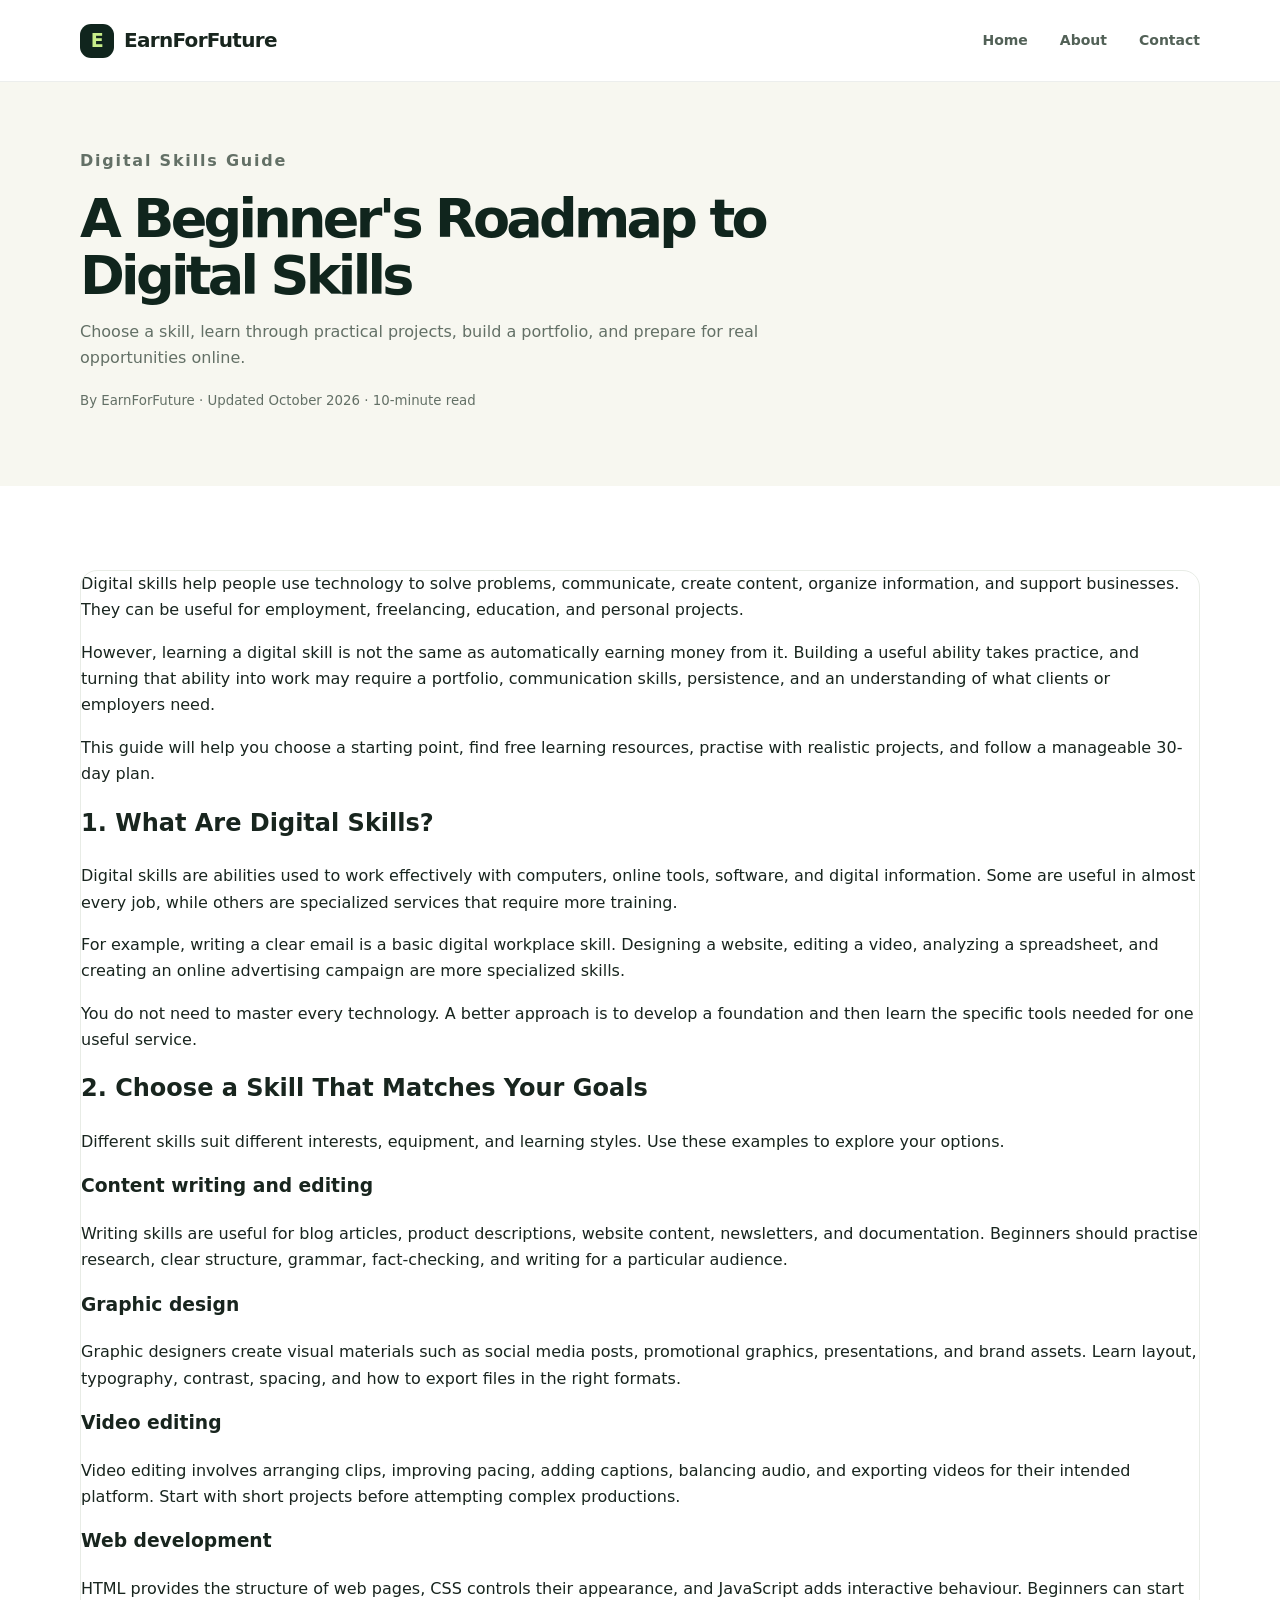
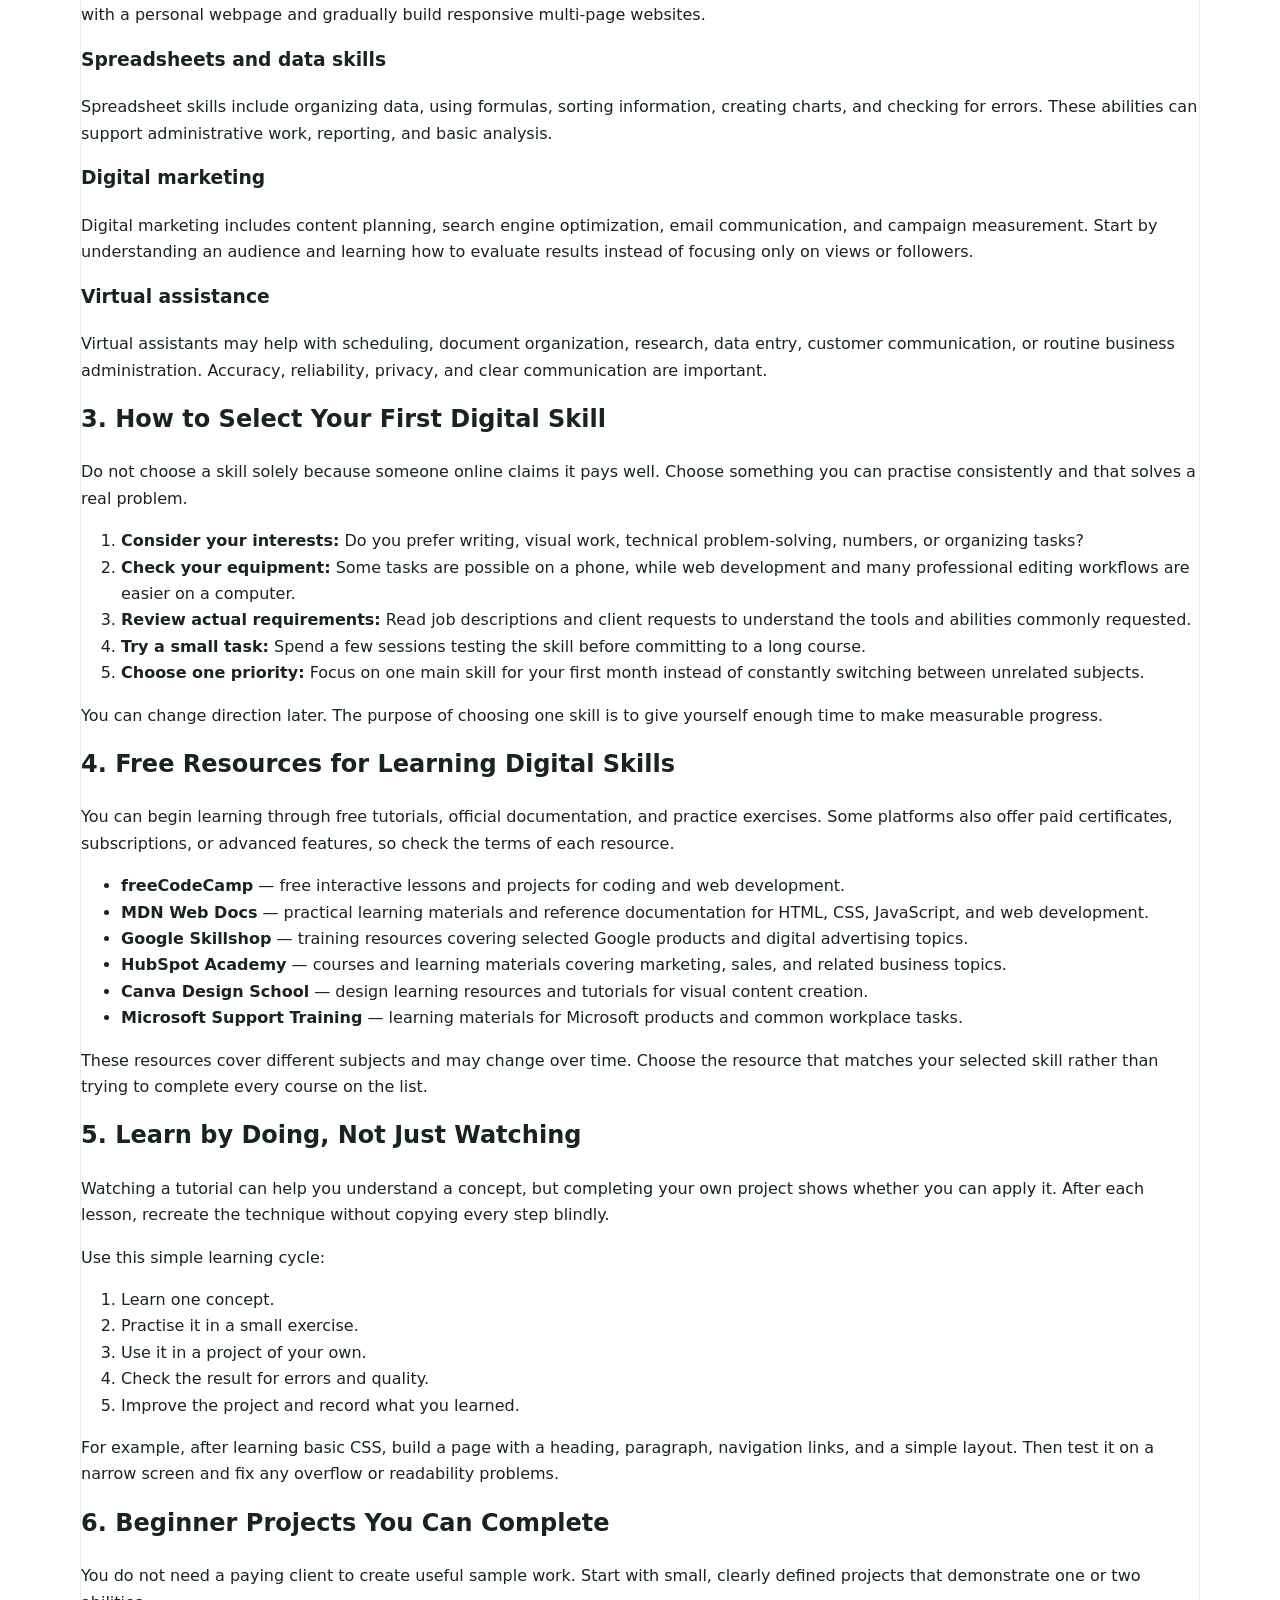
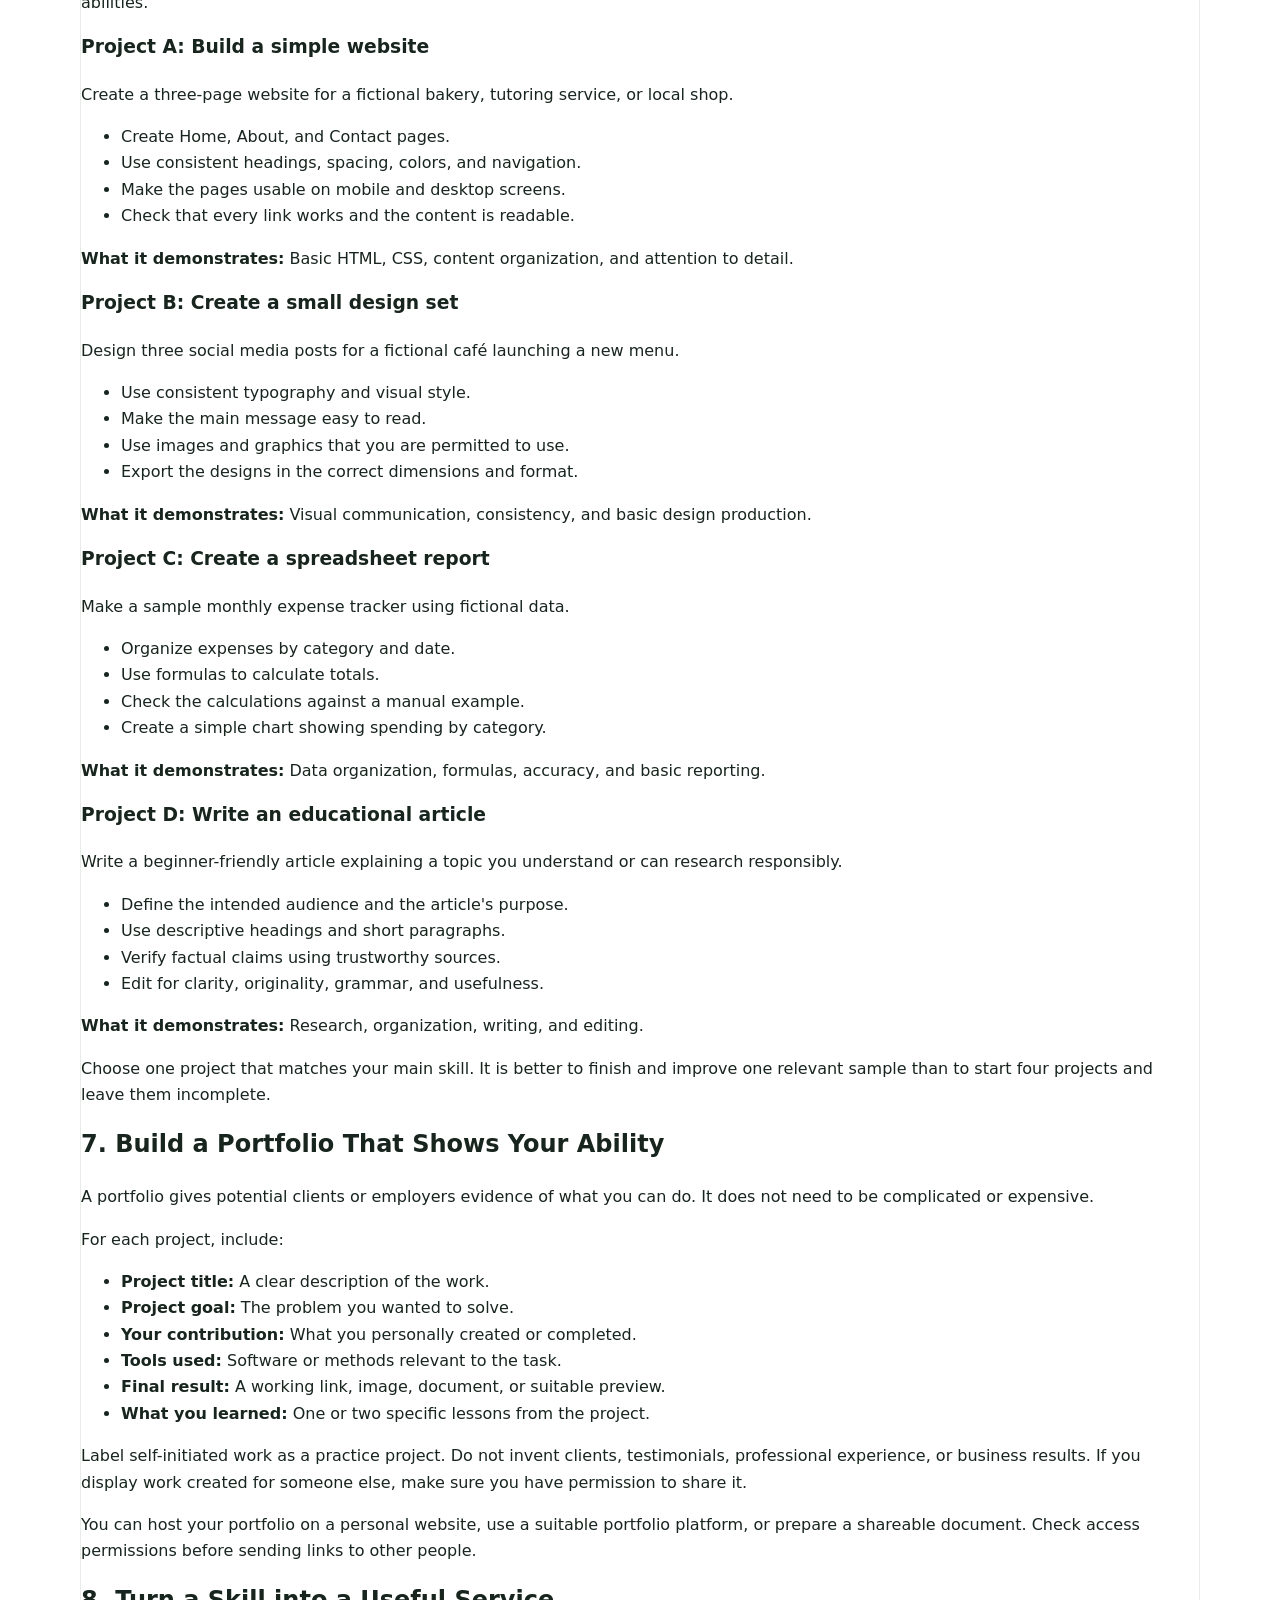
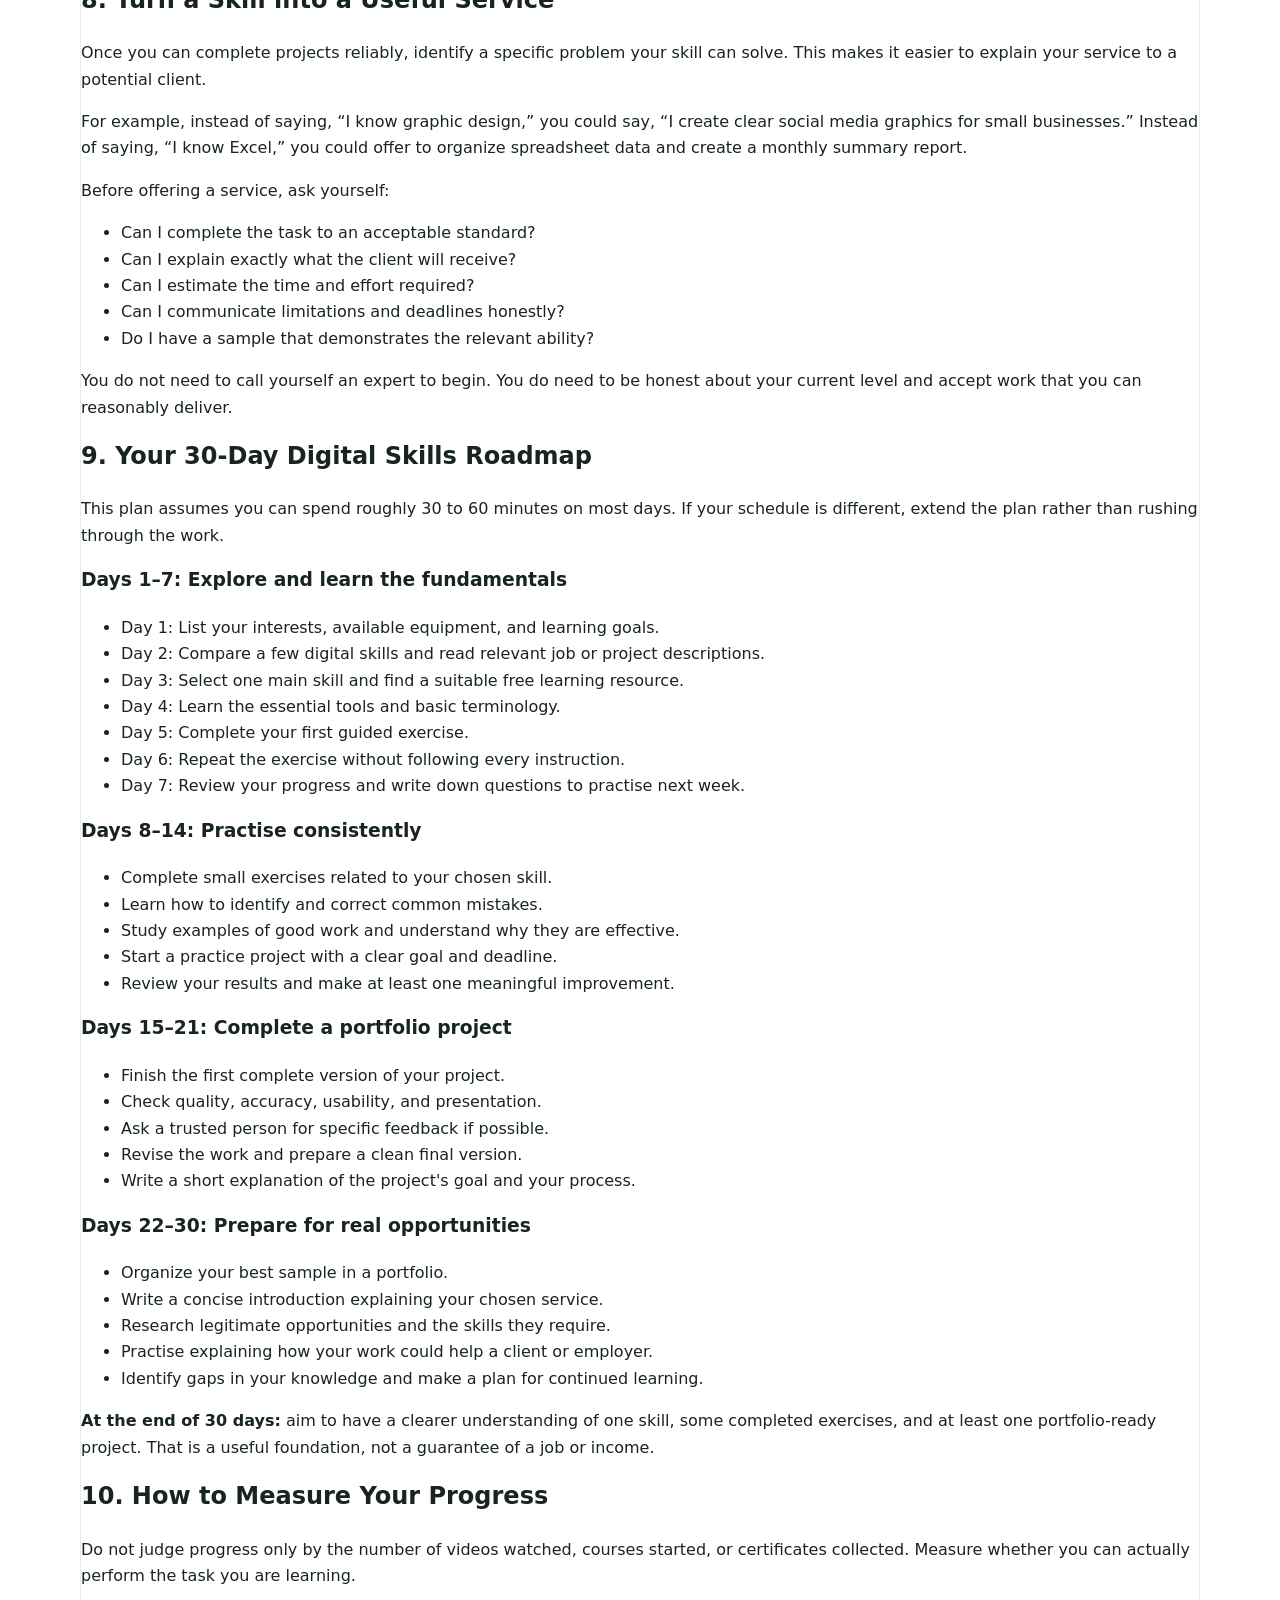
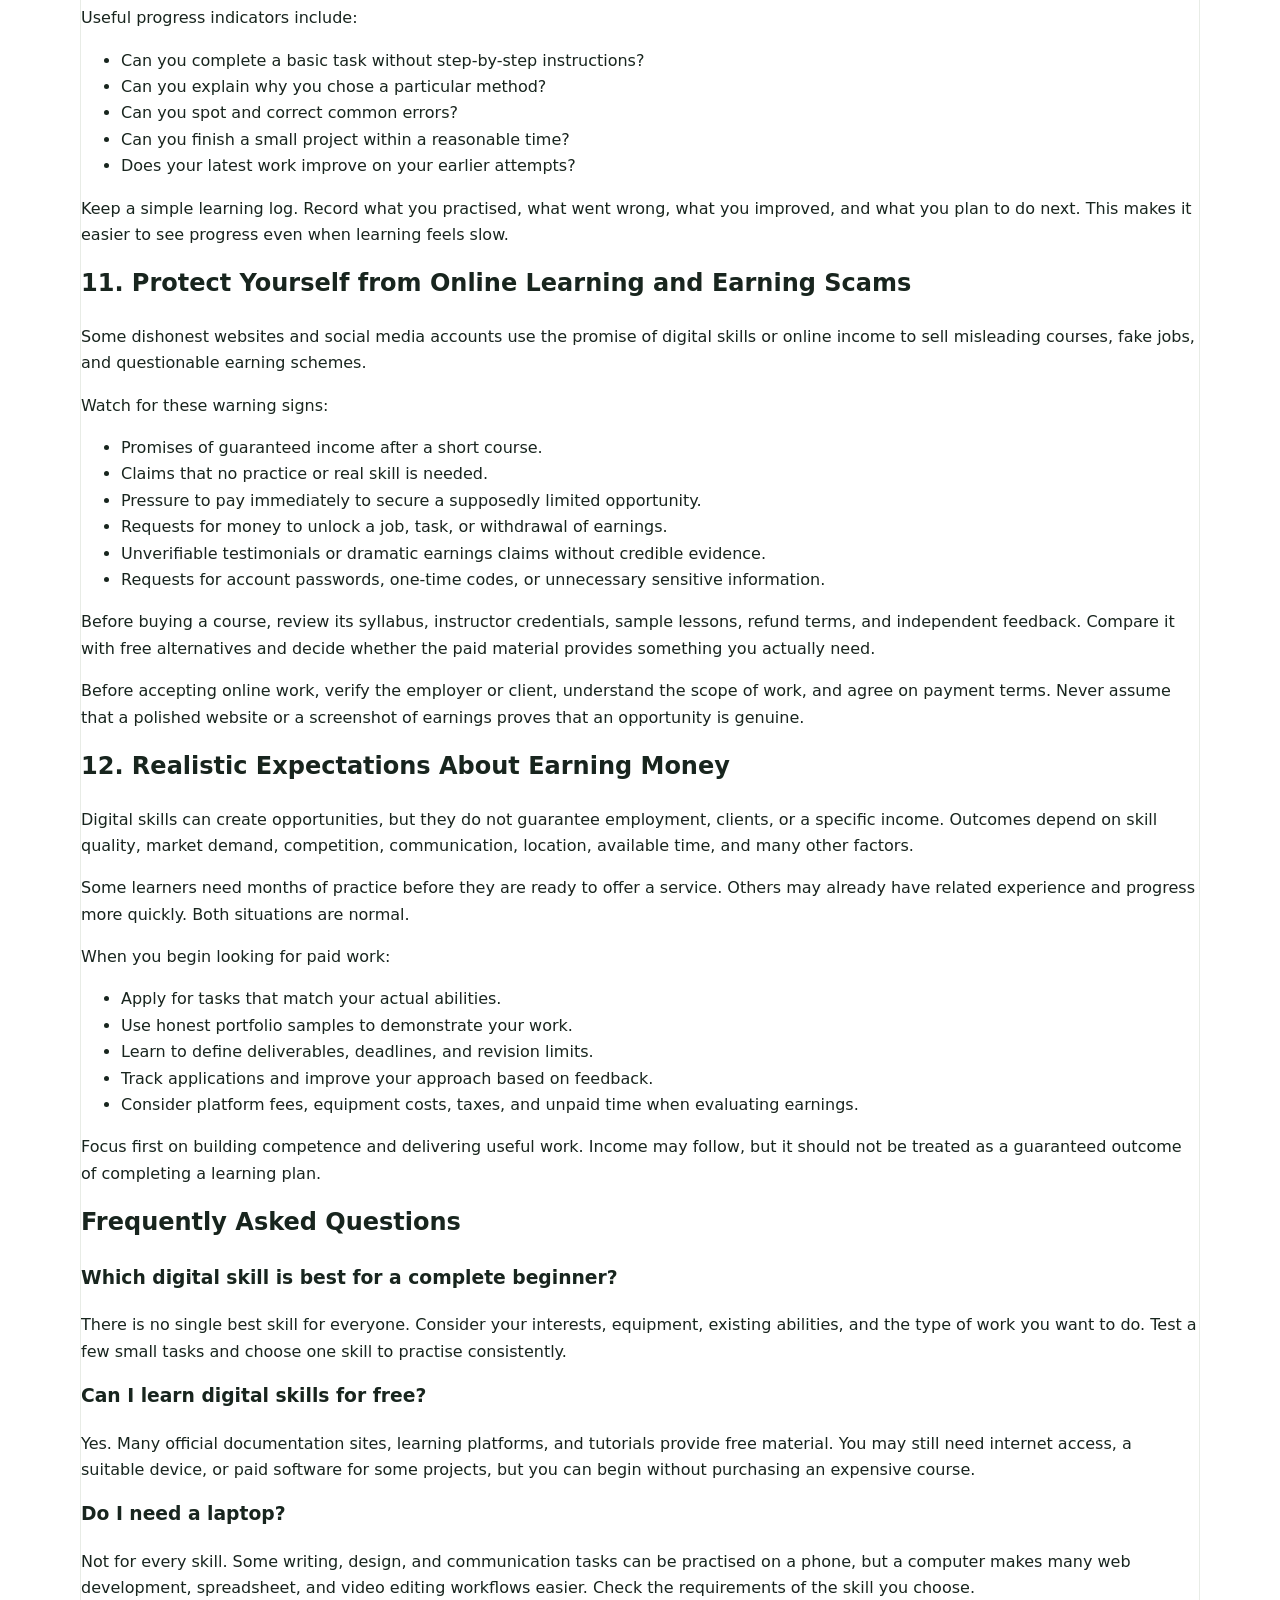
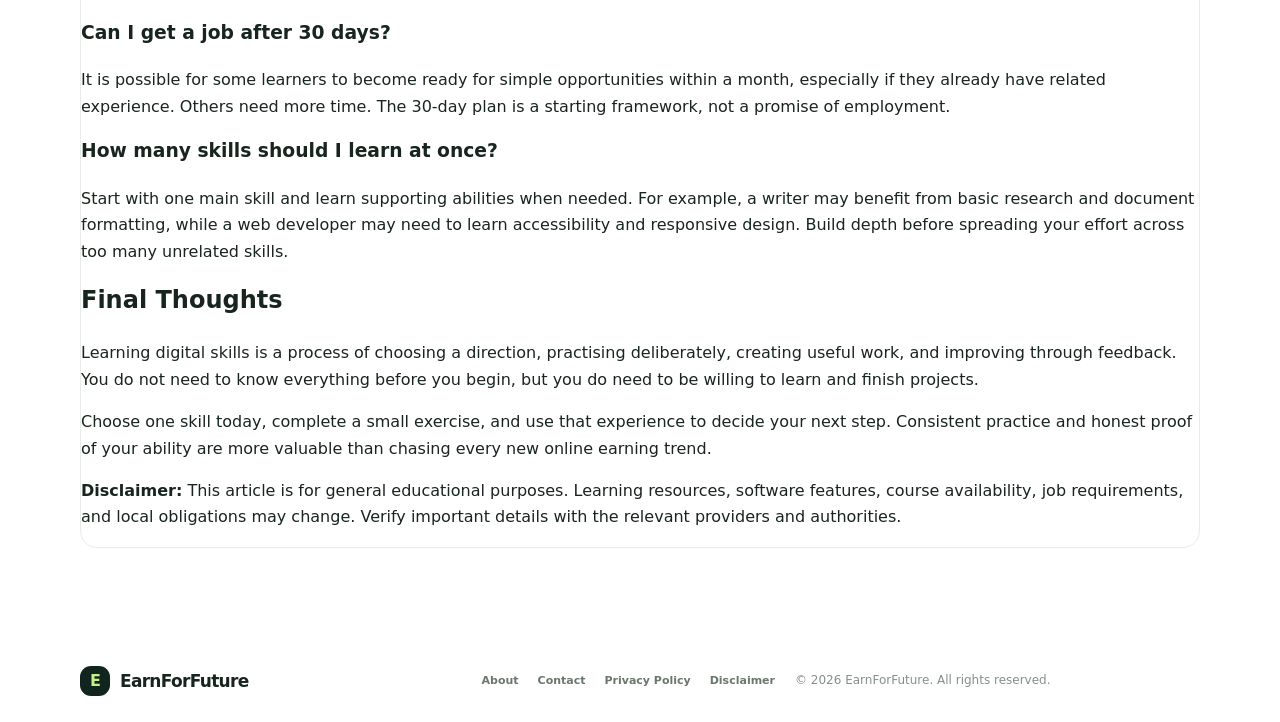
<file: articles/digital-skills.html>
<!DOCTYPE html>
<html lang="en">
<head>
  <meta charset="UTF-8">
  <meta name="viewport" content="width=device-width, initial-scale=1.0">

  <title>A Beginner's Roadmap to Digital Skills | EarnForFuture</title>
  <meta name="description" content="Learn how to choose a digital skill, use free learning resources, complete practical projects, build a portfolio, and follow a realistic 30-day learning plan.">
  <meta name="robots" content="index,follow">
  <link rel="canonical" href="https://earnforfuture.pages.dev/articles/digital-skills.html">
 <link rel="stylesheet" href="../styles.css">
</head>

<body>
  <header class="site-header">
    <div class="container nav-wrap">
      <a class="brand" href="../index.html">
        <span class="brand-mark">E</span>
        <span>EarnForFuture</span>
      </a>
      <nav class="site-nav">
        <a href="../index.html">Home</a>
        <a href="../about.html">About</a>
        <a href="../contact.html">Contact</a>
      </nav>
    </div>
  </header>

  <main>
    <section class="page-hero">
      <div class="container">
        <p class="eyebrow">Digital Skills Guide</p>
        <h1>A Beginner's Roadmap to Digital Skills</h1>
        <p>Choose a skill, learn through practical projects, build a portfolio, and prepare for real opportunities online.</p>
        <p><small>By EarnForFuture · Updated October 2026 · 10-minute read</small></p>
      </div>
    </section>

    <section class="section">
      <div class="container content-narrow">
        <article class="article-card">

          <p>Digital skills help people use technology to solve problems, communicate, create content, organize information, and support businesses. They can be useful for employment, freelancing, education, and personal projects.</p>

          <p>However, learning a digital skill is not the same as automatically earning money from it. Building a useful ability takes practice, and turning that ability into work may require a portfolio, communication skills, persistence, and an understanding of what clients or employers need.</p>

          <p>This guide will help you choose a starting point, find free learning resources, practise with realistic projects, and follow a manageable 30-day plan.</p>

          <h2>1. What Are Digital Skills?</h2>

          <p>Digital skills are abilities used to work effectively with computers, online tools, software, and digital information. Some are useful in almost every job, while others are specialized services that require more training.</p>

          <p>For example, writing a clear email is a basic digital workplace skill. Designing a website, editing a video, analyzing a spreadsheet, and creating an online advertising campaign are more specialized skills.</p>

          <p>You do not need to master every technology. A better approach is to develop a foundation and then learn the specific tools needed for one useful service.</p>

          <h2>2. Choose a Skill That Matches Your Goals</h2>

          <p>Different skills suit different interests, equipment, and learning styles. Use these examples to explore your options.</p>

          <h3>Content writing and editing</h3>
          <p>Writing skills are useful for blog articles, product descriptions, website content, newsletters, and documentation. Beginners should practise research, clear structure, grammar, fact-checking, and writing for a particular audience.</p>

          <h3>Graphic design</h3>
          <p>Graphic designers create visual materials such as social media posts, promotional graphics, presentations, and brand assets. Learn layout, typography, contrast, spacing, and how to export files in the right formats.</p>

          <h3>Video editing</h3>
          <p>Video editing involves arranging clips, improving pacing, adding captions, balancing audio, and exporting videos for their intended platform. Start with short projects before attempting complex productions.</p>

          <h3>Web development</h3>
          <p>HTML provides the structure of web pages, CSS controls their appearance, and JavaScript adds interactive behaviour. Beginners can start with a personal webpage and gradually build responsive multi-page websites.</p>

          <h3>Spreadsheets and data skills</h3>
          <p>Spreadsheet skills include organizing data, using formulas, sorting information, creating charts, and checking for errors. These abilities can support administrative work, reporting, and basic analysis.</p>

          <h3>Digital marketing</h3>
          <p>Digital marketing includes content planning, search engine optimization, email communication, and campaign measurement. Start by understanding an audience and learning how to evaluate results instead of focusing only on views or followers.</p>

          <h3>Virtual assistance</h3>
          <p>Virtual assistants may help with scheduling, document organization, research, data entry, customer communication, or routine business administration. Accuracy, reliability, privacy, and clear communication are important.</p>

          <h2>3. How to Select Your First Digital Skill</h2>

          <p>Do not choose a skill solely because someone online claims it pays well. Choose something you can practise consistently and that solves a real problem.</p>

          <ol>
            <li><strong>Consider your interests:</strong> Do you prefer writing, visual work, technical problem-solving, numbers, or organizing tasks?</li>
            <li><strong>Check your equipment:</strong> Some tasks are possible on a phone, while web development and many professional editing workflows are easier on a computer.</li>
            <li><strong>Review actual requirements:</strong> Read job descriptions and client requests to understand the tools and abilities commonly requested.</li>
            <li><strong>Try a small task:</strong> Spend a few sessions testing the skill before committing to a long course.</li>
            <li><strong>Choose one priority:</strong> Focus on one main skill for your first month instead of constantly switching between unrelated subjects.</li>
          </ol>

          <p>You can change direction later. The purpose of choosing one skill is to give yourself enough time to make measurable progress.</p>

          <h2>4. Free Resources for Learning Digital Skills</h2>

          <p>You can begin learning through free tutorials, official documentation, and practice exercises. Some platforms also offer paid certificates, subscriptions, or advanced features, so check the terms of each resource.</p>

          <ul>
            <li>
              <strong><a href="https://www.freecodecamp.org/learn/" target="_blank" rel="noopener noreferrer">freeCodeCamp</a></strong>
              — free interactive lessons and projects for coding and web development.
            </li>
            <li>
              <strong><a href="https://developer.mozilla.org/en-US/docs/Learn_web_development" target="_blank" rel="noopener noreferrer">MDN Web Docs</a></strong>
              — practical learning materials and reference documentation for HTML, CSS, JavaScript, and web development.
            </li>
            <li>
              <strong><a href="https://skillshop.withgoogle.com/" target="_blank" rel="noopener noreferrer">Google Skillshop</a></strong>
              — training resources covering selected Google products and digital advertising topics.
            </li>
            <li>
              <strong><a href="https://academy.hubspot.com/" target="_blank" rel="noopener noreferrer">HubSpot Academy</a></strong>
              — courses and learning materials covering marketing, sales, and related business topics.
            </li>
            <li>
              <strong><a href="https://www.canva.com/designschool/" target="_blank" rel="noopener noreferrer">Canva Design School</a></strong>
              — design learning resources and tutorials for visual content creation.
            </li>
            <li>
              <strong><a href="https://support.microsoft.com/training" target="_blank" rel="noopener noreferrer">Microsoft Support Training</a></strong>
              — learning materials for Microsoft products and common workplace tasks.
            </li>
          </ul>

          <p>These resources cover different subjects and may change over time. Choose the resource that matches your selected skill rather than trying to complete every course on the list.</p>

          <h2>5. Learn by Doing, Not Just Watching</h2>

          <p>Watching a tutorial can help you understand a concept, but completing your own project shows whether you can apply it. After each lesson, recreate the technique without copying every step blindly.</p>

          <p>Use this simple learning cycle:</p>

          <ol>
            <li>Learn one concept.</li>
            <li>Practise it in a small exercise.</li>
            <li>Use it in a project of your own.</li>
            <li>Check the result for errors and quality.</li>
            <li>Improve the project and record what you learned.</li>
          </ol>

          <p>For example, after learning basic CSS, build a page with a heading, paragraph, navigation links, and a simple layout. Then test it on a narrow screen and fix any overflow or readability problems.</p>

          <h2>6. Beginner Projects You Can Complete</h2>

          <p>You do not need a paying client to create useful sample work. Start with small, clearly defined projects that demonstrate one or two abilities.</p>

          <h3>Project A: Build a simple website</h3>
          <p>Create a three-page website for a fictional bakery, tutoring service, or local shop.</p>

          <ul>
            <li>Create Home, About, and Contact pages.</li>
            <li>Use consistent headings, spacing, colors, and navigation.</li>
            <li>Make the pages usable on mobile and desktop screens.</li>
            <li>Check that every link works and the content is readable.</li>
          </ul>

          <p><strong>What it demonstrates:</strong> Basic HTML, CSS, content organization, and attention to detail.</p>

          <h3>Project B: Create a small design set</h3>
          <p>Design three social media posts for a fictional café launching a new menu.</p>

          <ul>
            <li>Use consistent typography and visual style.</li>
            <li>Make the main message easy to read.</li>
            <li>Use images and graphics that you are permitted to use.</li>
            <li>Export the designs in the correct dimensions and format.</li>
          </ul>

          <p><strong>What it demonstrates:</strong> Visual communication, consistency, and basic design production.</p>

          <h3>Project C: Create a spreadsheet report</h3>
          <p>Make a sample monthly expense tracker using fictional data.</p>

          <ul>
            <li>Organize expenses by category and date.</li>
            <li>Use formulas to calculate totals.</li>
            <li>Check the calculations against a manual example.</li>
            <li>Create a simple chart showing spending by category.</li>
          </ul>

          <p><strong>What it demonstrates:</strong> Data organization, formulas, accuracy, and basic reporting.</p>

          <h3>Project D: Write an educational article</h3>
          <p>Write a beginner-friendly article explaining a topic you understand or can research responsibly.</p>

          <ul>
            <li>Define the intended audience and the article's purpose.</li>
            <li>Use descriptive headings and short paragraphs.</li>
            <li>Verify factual claims using trustworthy sources.</li>
            <li>Edit for clarity, originality, grammar, and usefulness.</li>
          </ul>

          <p><strong>What it demonstrates:</strong> Research, organization, writing, and editing.</p>

          <p>Choose one project that matches your main skill. It is better to finish and improve one relevant sample than to start four projects and leave them incomplete.</p>

          <h2>7. Build a Portfolio That Shows Your Ability</h2>

          <p>A portfolio gives potential clients or employers evidence of what you can do. It does not need to be complicated or expensive.</p>

          <p>For each project, include:</p>

          <ul>
            <li><strong>Project title:</strong> A clear description of the work.</li>
            <li><strong>Project goal:</strong> The problem you wanted to solve.</li>
            <li><strong>Your contribution:</strong> What you personally created or completed.</li>
            <li><strong>Tools used:</strong> Software or methods relevant to the task.</li>
            <li><strong>Final result:</strong> A working link, image, document, or suitable preview.</li>
            <li><strong>What you learned:</strong> One or two specific lessons from the project.</li>
          </ul>

          <p>Label self-initiated work as a practice project. Do not invent clients, testimonials, professional experience, or business results. If you display work created for someone else, make sure you have permission to share it.</p>

          <p>You can host your portfolio on a personal website, use a suitable portfolio platform, or prepare a shareable document. Check access permissions before sending links to other people.</p>

          <h2>8. Turn a Skill into a Useful Service</h2>

          <p>Once you can complete projects reliably, identify a specific problem your skill can solve. This makes it easier to explain your service to a potential client.</p>

          <p>For example, instead of saying, “I know graphic design,” you could say, “I create clear social media graphics for small businesses.” Instead of saying, “I know Excel,” you could offer to organize spreadsheet data and create a monthly summary report.</p>

          <p>Before offering a service, ask yourself:</p>

          <ul>
            <li>Can I complete the task to an acceptable standard?</li>
            <li>Can I explain exactly what the client will receive?</li>
            <li>Can I estimate the time and effort required?</li>
            <li>Can I communicate limitations and deadlines honestly?</li>
            <li>Do I have a sample that demonstrates the relevant ability?</li>
          </ul>

          <p>You do not need to call yourself an expert to begin. You do need to be honest about your current level and accept work that you can reasonably deliver.</p>

          <h2>9. Your 30-Day Digital Skills Roadmap</h2>

          <p>This plan assumes you can spend roughly 30 to 60 minutes on most days. If your schedule is different, extend the plan rather than rushing through the work.</p>

          <h3>Days 1–7: Explore and learn the fundamentals</h3>

          <ul>
            <li>Day 1: List your interests, available equipment, and learning goals.</li>
            <li>Day 2: Compare a few digital skills and read relevant job or project descriptions.</li>
            <li>Day 3: Select one main skill and find a suitable free learning resource.</li>
            <li>Day 4: Learn the essential tools and basic terminology.</li>
            <li>Day 5: Complete your first guided exercise.</li>
            <li>Day 6: Repeat the exercise without following every instruction.</li>
            <li>Day 7: Review your progress and write down questions to practise next week.</li>
          </ul>

          <h3>Days 8–14: Practise consistently</h3>

          <ul>
            <li>Complete small exercises related to your chosen skill.</li>
            <li>Learn how to identify and correct common mistakes.</li>
            <li>Study examples of good work and understand why they are effective.</li>
            <li>Start a practice project with a clear goal and deadline.</li>
            <li>Review your results and make at least one meaningful improvement.</li>
          </ul>

          <h3>Days 15–21: Complete a portfolio project</h3>

          <ul>
            <li>Finish the first complete version of your project.</li>
            <li>Check quality, accuracy, usability, and presentation.</li>
            <li>Ask a trusted person for specific feedback if possible.</li>
            <li>Revise the work and prepare a clean final version.</li>
            <li>Write a short explanation of the project's goal and your process.</li>
          </ul>

          <h3>Days 22–30: Prepare for real opportunities</h3>

          <ul>
            <li>Organize your best sample in a portfolio.</li>
            <li>Write a concise introduction explaining your chosen service.</li>
            <li>Research legitimate opportunities and the skills they require.</li>
            <li>Practise explaining how your work could help a client or employer.</li>
            <li>Identify gaps in your knowledge and make a plan for continued learning.</li>
          </ul>

          <p><strong>At the end of 30 days:</strong> aim to have a clearer understanding of one skill, some completed exercises, and at least one portfolio-ready project. That is a useful foundation, not a guarantee of a job or income.</p>

          <h2>10. How to Measure Your Progress</h2>

          <p>Do not judge progress only by the number of videos watched, courses started, or certificates collected. Measure whether you can actually perform the task you are learning.</p>

          <p>Useful progress indicators include:</p>

          <ul>
            <li>Can you complete a basic task without step-by-step instructions?</li>
            <li>Can you explain why you chose a particular method?</li>
            <li>Can you spot and correct common errors?</li>
            <li>Can you finish a small project within a reasonable time?</li>
            <li>Does your latest work improve on your earlier attempts?</li>
          </ul>

          <p>Keep a simple learning log. Record what you practised, what went wrong, what you improved, and what you plan to do next. This makes it easier to see progress even when learning feels slow.</p>

          <h2>11. Protect Yourself from Online Learning and Earning Scams</h2>

          <p>Some dishonest websites and social media accounts use the promise of digital skills or online income to sell misleading courses, fake jobs, and questionable earning schemes.</p>

          <p>Watch for these warning signs:</p>

          <ul>
            <li>Promises of guaranteed income after a short course.</li>
            <li>Claims that no practice or real skill is needed.</li>
            <li>Pressure to pay immediately to secure a supposedly limited opportunity.</li>
            <li>Requests for money to unlock a job, task, or withdrawal of earnings.</li>
            <li>Unverifiable testimonials or dramatic earnings claims without credible evidence.</li>
            <li>Requests for account passwords, one-time codes, or unnecessary sensitive information.</li>
          </ul>

          <p>Before buying a course, review its syllabus, instructor credentials, sample lessons, refund terms, and independent feedback. Compare it with free alternatives and decide whether the paid material provides something you actually need.</p>

          <p>Before accepting online work, verify the employer or client, understand the scope of work, and agree on payment terms. Never assume that a polished website or a screenshot of earnings proves that an opportunity is genuine.</p>

          <h2>12. Realistic Expectations About Earning Money</h2>

          <p>Digital skills can create opportunities, but they do not guarantee employment, clients, or a specific income. Outcomes depend on skill quality, market demand, competition, communication, location, available time, and many other factors.</p>

          <p>Some learners need months of practice before they are ready to offer a service. Others may already have related experience and progress more quickly. Both situations are normal.</p>

          <p>When you begin looking for paid work:</p>

          <ul>
            <li>Apply for tasks that match your actual abilities.</li>
            <li>Use honest portfolio samples to demonstrate your work.</li>
            <li>Learn to define deliverables, deadlines, and revision limits.</li>
            <li>Track applications and improve your approach based on feedback.</li>
            <li>Consider platform fees, equipment costs, taxes, and unpaid time when evaluating earnings.</li>
          </ul>

          <p>Focus first on building competence and delivering useful work. Income may follow, but it should not be treated as a guaranteed outcome of completing a learning plan.</p>

          <h2>Frequently Asked Questions</h2>

          <h3>Which digital skill is best for a complete beginner?</h3>
          <p>There is no single best skill for everyone. Consider your interests, equipment, existing abilities, and the type of work you want to do. Test a few small tasks and choose one skill to practise consistently.</p>

          <h3>Can I learn digital skills for free?</h3>
          <p>Yes. Many official documentation sites, learning platforms, and tutorials provide free material. You may still need internet access, a suitable device, or paid software for some projects, but you can begin without purchasing an expensive course.</p>

          <h3>Do I need a laptop?</h3>
          <p>Not for every skill. Some writing, design, and communication tasks can be practised on a phone, but a computer makes many web development, spreadsheet, and video editing workflows easier. Check the requirements of the skill you choose.</p>

          <h3>Can I get a job after 30 days?</h3>
          <p>It is possible for some learners to become ready for simple opportunities within a month, especially if they already have related experience. Others need more time. The 30-day plan is a starting framework, not a promise of employment.</p>

          <h3>How many skills should I learn at once?</h3>
          <p>Start with one main skill and learn supporting abilities when needed. For example, a writer may benefit from basic research and document formatting, while a web developer may need to learn accessibility and responsive design. Build depth before spreading your effort across too many unrelated skills.</p>

          <h2>Final Thoughts</h2>

          <p>Learning digital skills is a process of choosing a direction, practising deliberately, creating useful work, and improving through feedback. You do not need to know everything before you begin, but you do need to be willing to learn and finish projects.</p>

          <p>Choose one skill today, complete a small exercise, and use that experience to decide your next step. Consistent practice and honest proof of your ability are more valuable than chasing every new online earning trend.</p>

          <p><strong>Disclaimer:</strong> This article is for general educational purposes. Learning resources, software features, course availability, job requirements, and local obligations may change. Verify important details with the relevant providers and authorities.</p>

        </article>
      </div>
    </section>
  </main>

  <footer class="site-footer">
    <div class="container footer-main">
      <a class="brand footer-brand" href="../index.html">
        <span class="brand-mark">E</span>
        <span>EarnForFuture</span>
      </a>
      <nav class="footer-links">
        <a href="../about.html">About</a>
        <a href="../contact.html">Contact</a>
        <a href="../privacy.html">Privacy Policy</a>
        <a href="../disclaimer.html">Disclaimer</a>
      </nav>
      <p class="footer-note">© 2026 EarnForFuture. All rights reserved.</p>
    </div>
  </footer>
</body>
</html>
</file>
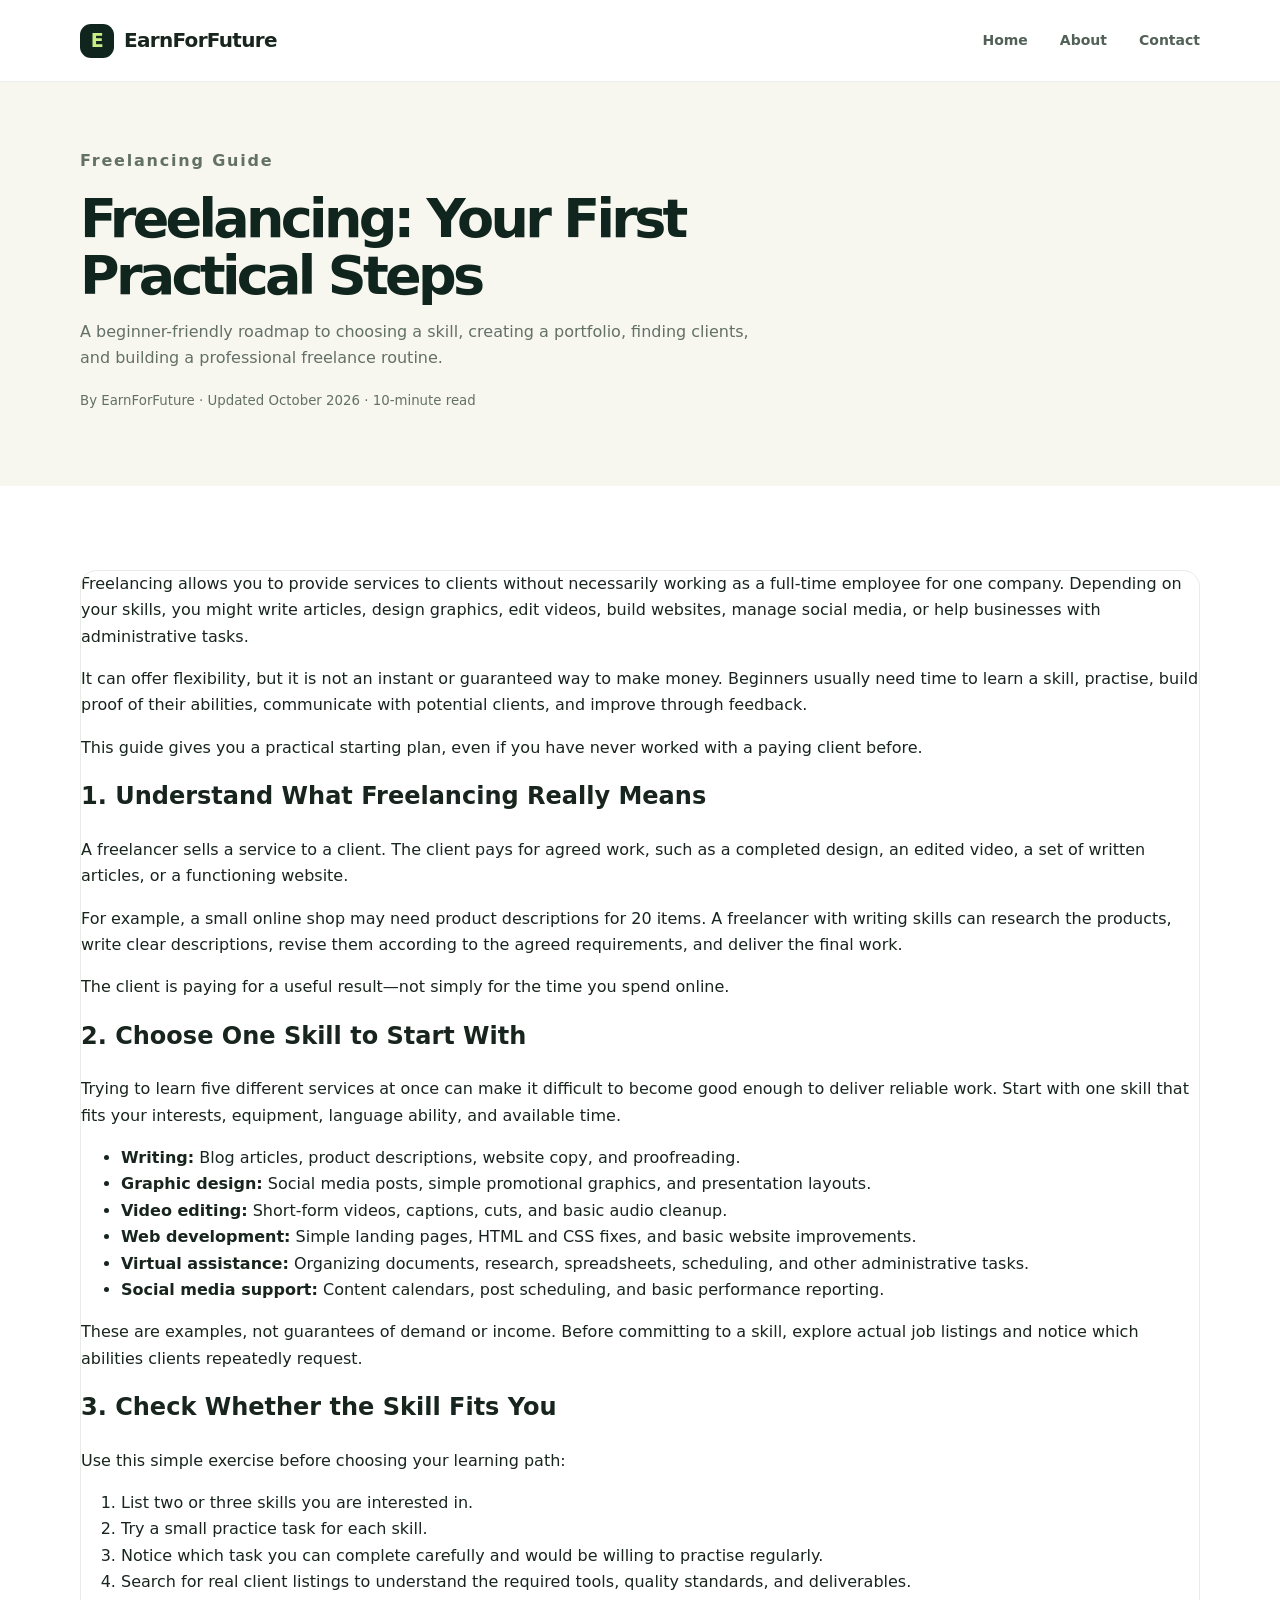
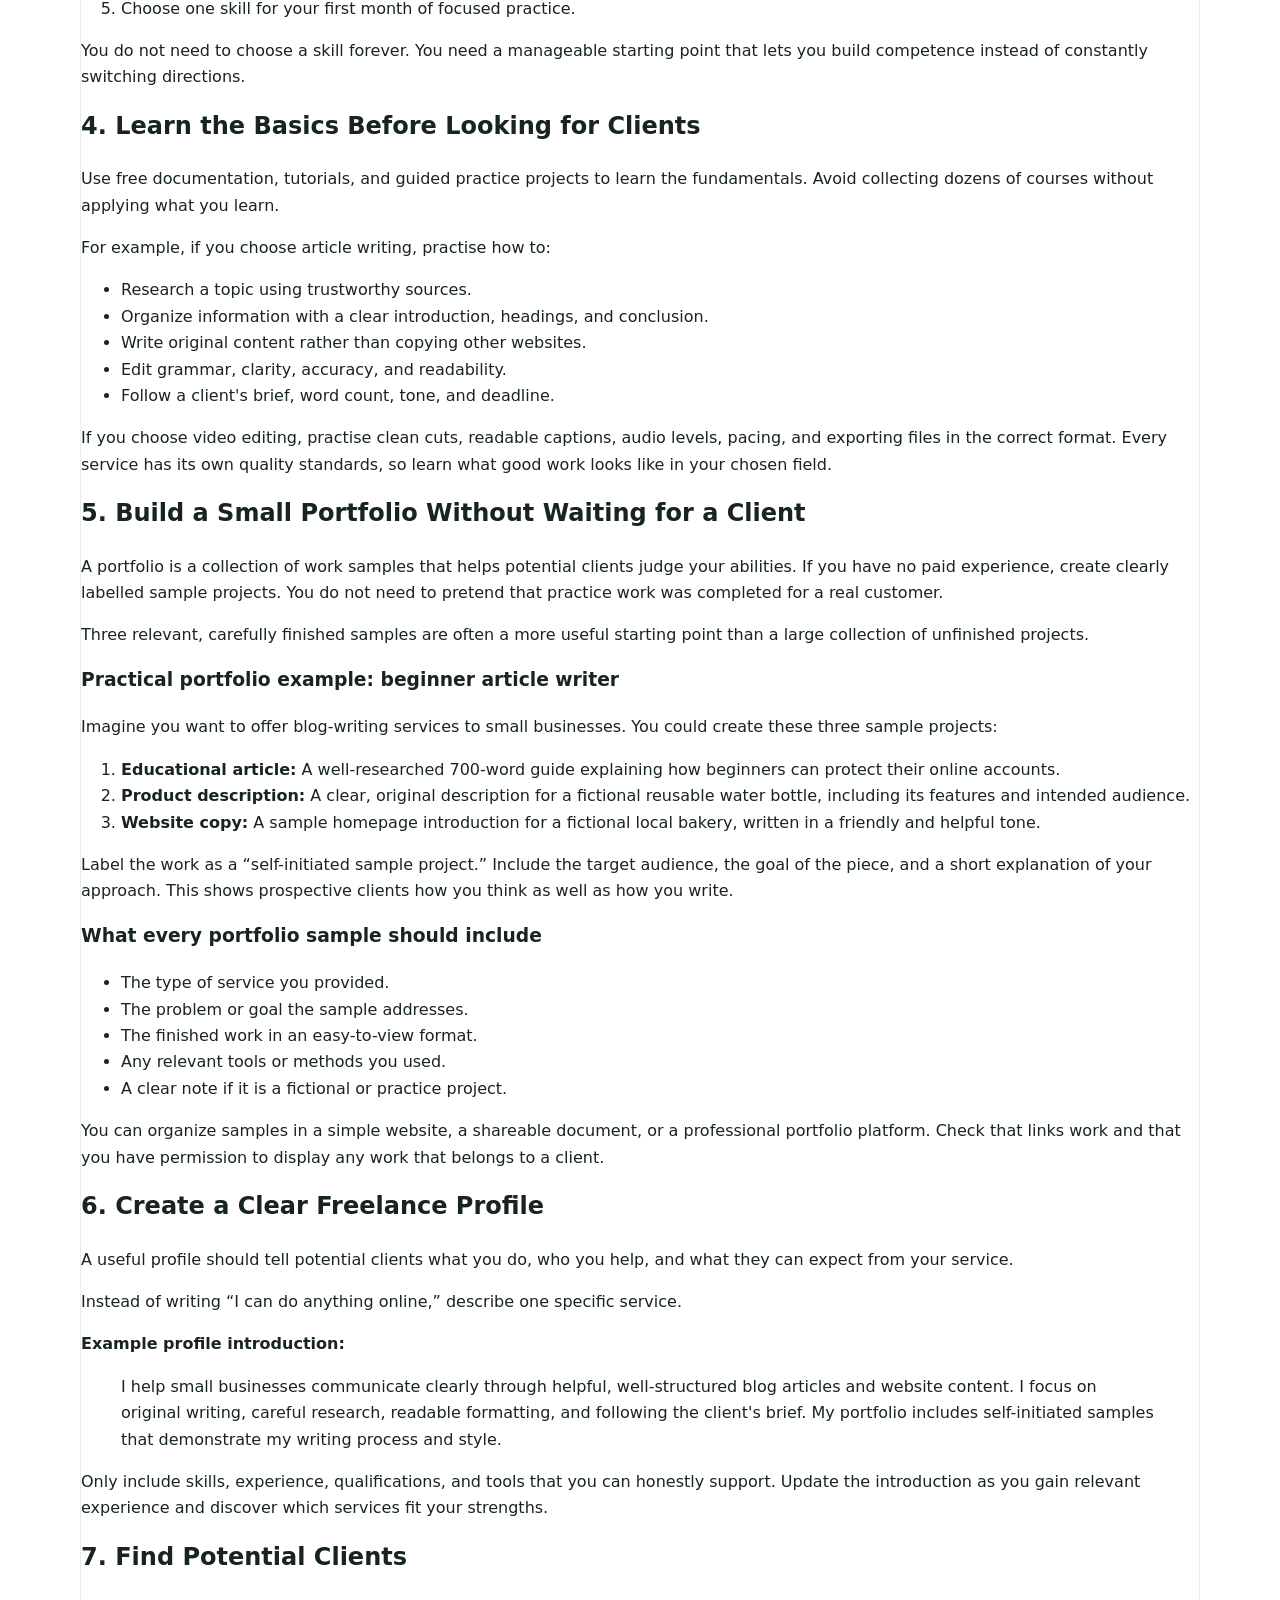
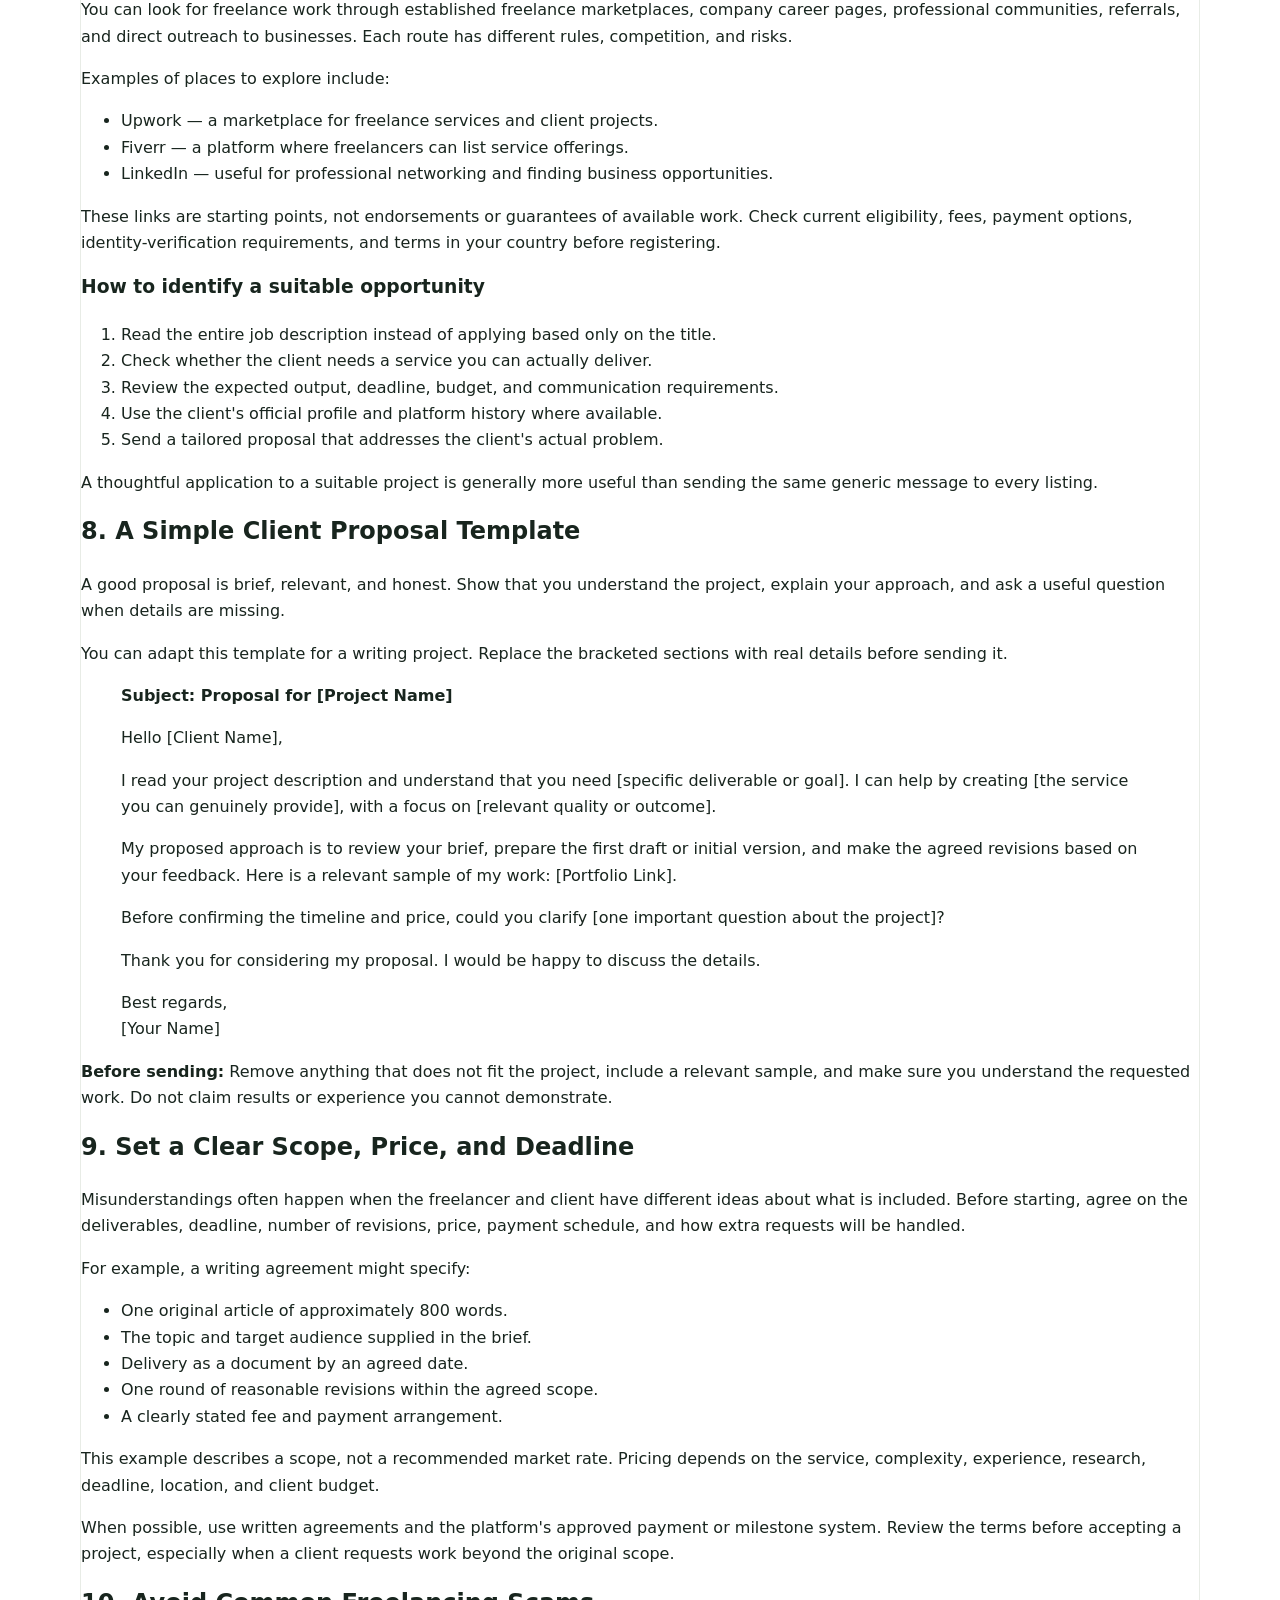
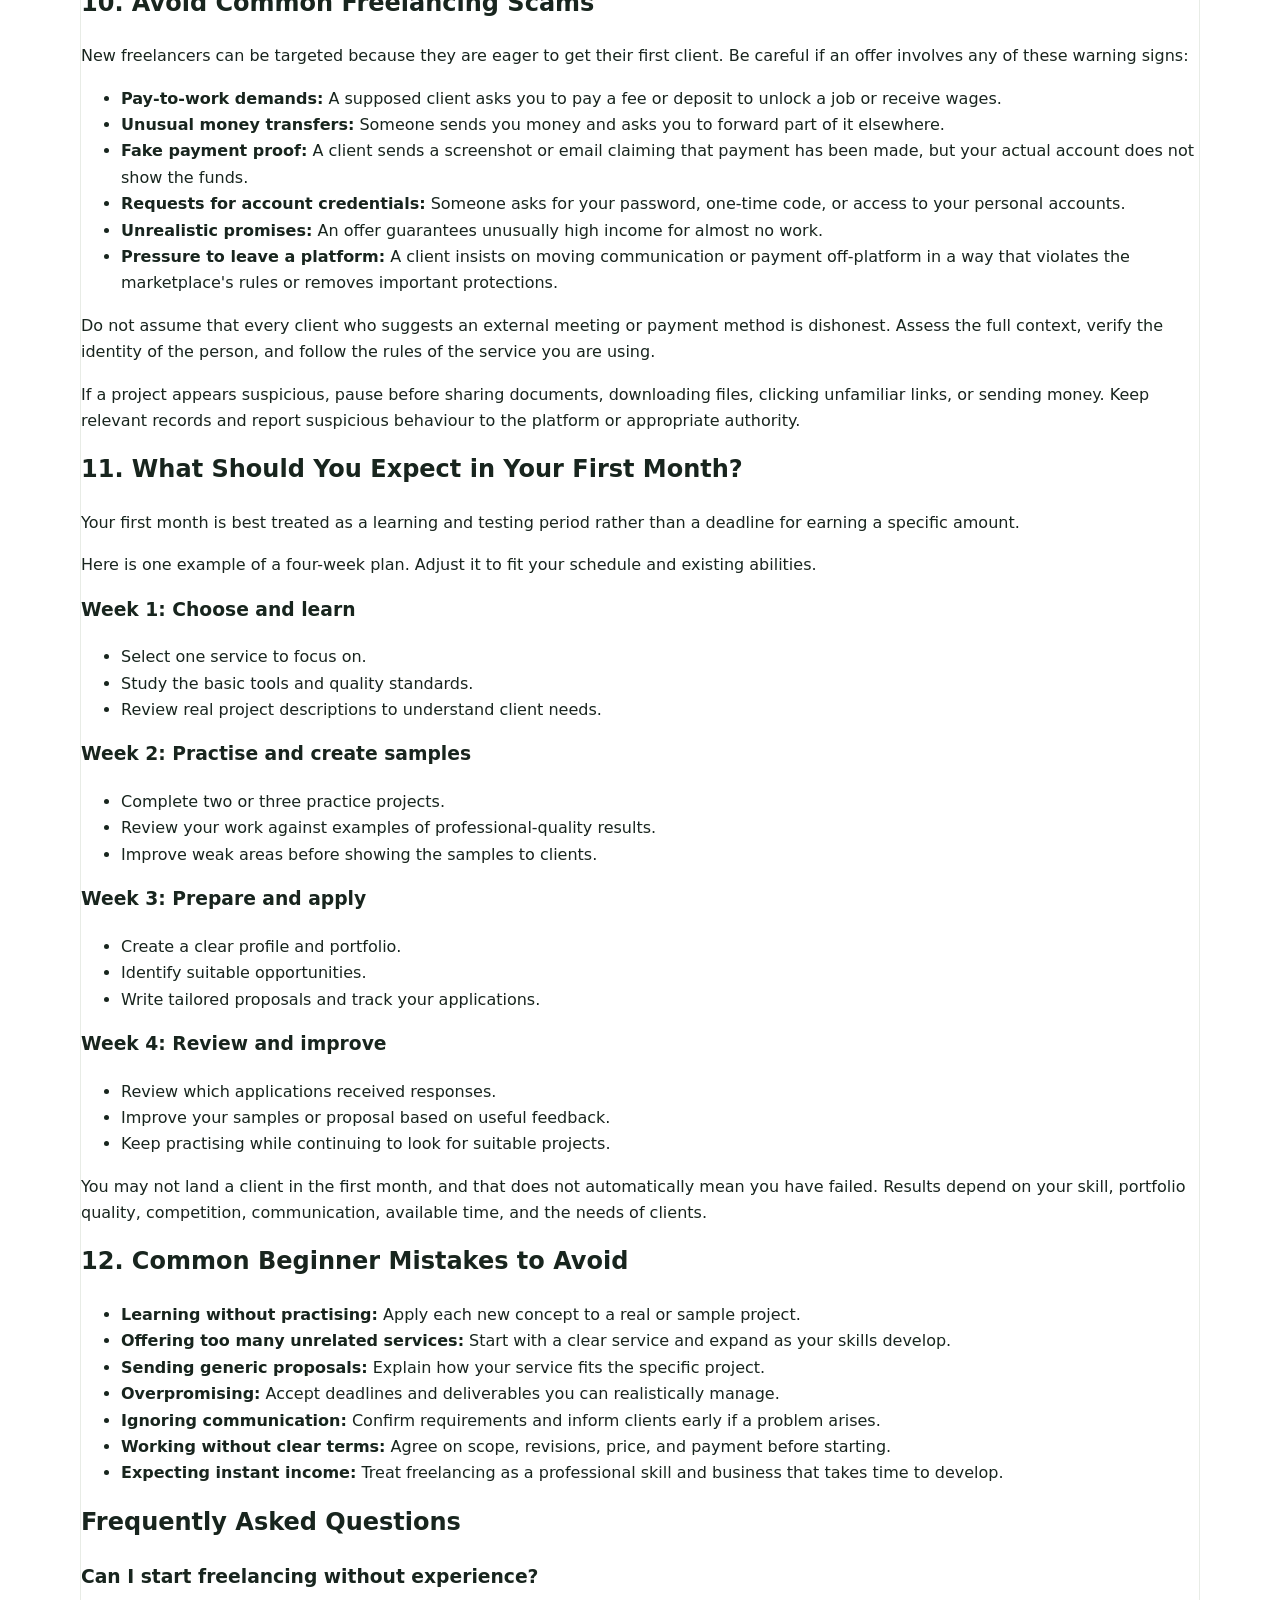
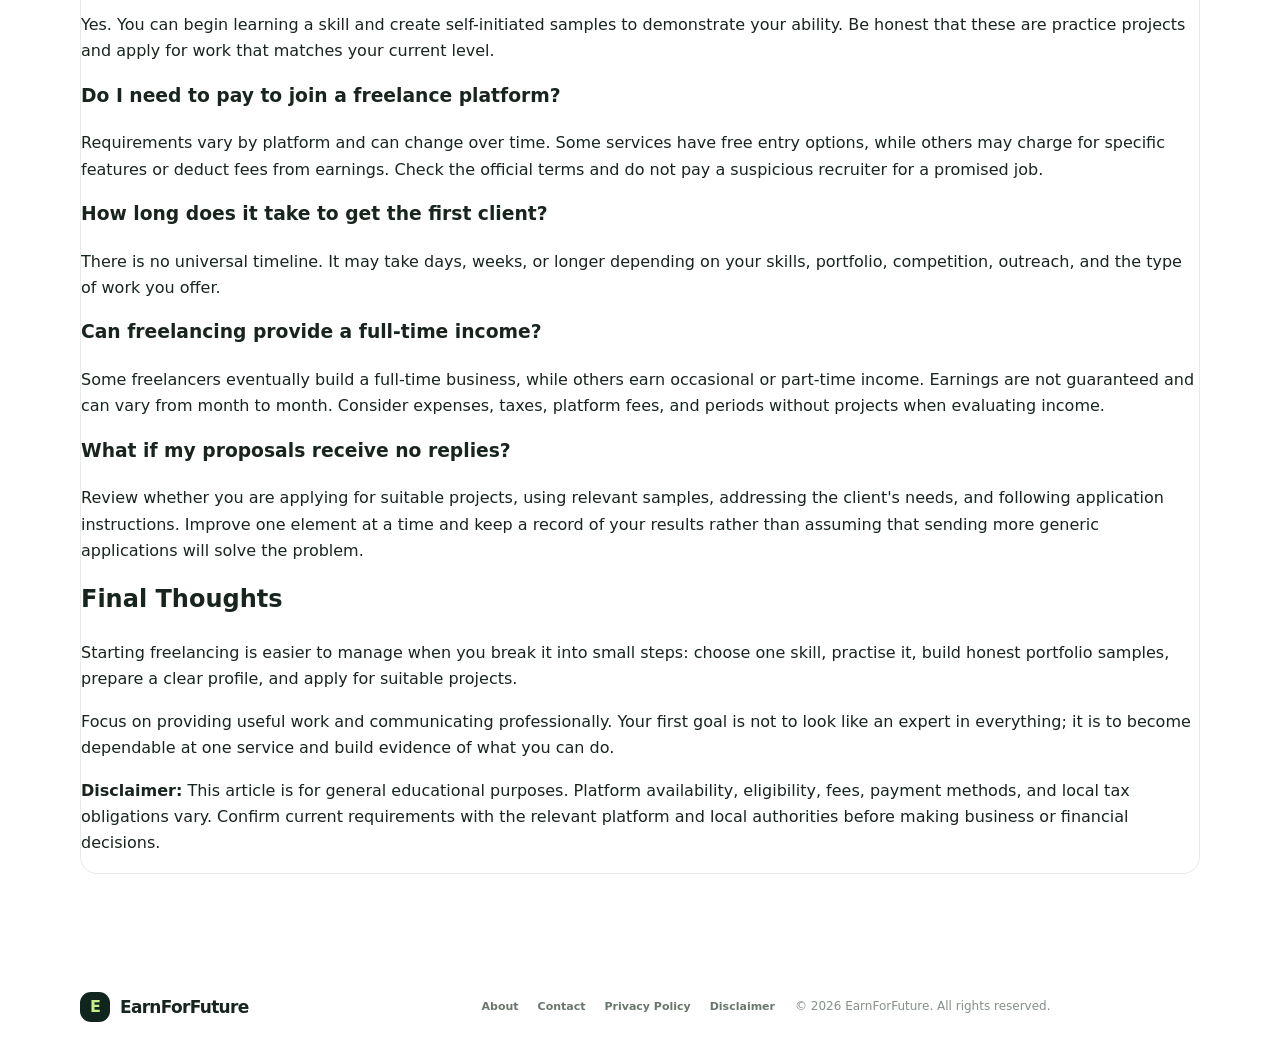
<file: articles/freelancing-first-steps.html>
<!DOCTYPE html>
<html lang="en">
<head>
  <meta charset="UTF-8">
  <meta name="viewport" content="width=device-width, initial-scale=1.0">

  <title>Freelancing for Beginners: Your First Practical Steps | EarnForFuture</title>
  <meta name="description" content="Learn how to start freelancing as a beginner, choose a skill, build a sample portfolio, write client proposals, set expectations, and avoid common scams.">
  <meta name="robots" content="index,follow">
  <link rel="canonical" href="https://earnforfuture.pages.dev/articles/freelancing.html">
  <link rel="stylesheet" href="../styles.css">
</head>

<body>
  <header class="site-header">
    <div class="container nav-wrap">
      <a class="brand" href="../index.html">
        <span class="brand-mark">E</span>
        <span>EarnForFuture</span>
      </a>
      <nav class="site-nav">
        <a href="../index.html">Home</a>
        <a href="../about.html">About</a>
        <a href="../contact.html">Contact</a>
      </nav>
    </div>
  </header>

  <main>
    <section class="page-hero">
      <div class="container">
        <p class="eyebrow">Freelancing Guide</p>
        <h1>Freelancing: Your First Practical Steps</h1>
        <p>A beginner-friendly roadmap to choosing a skill, creating a portfolio, finding clients, and building a professional freelance routine.</p>
        <p><small>By EarnForFuture · Updated October 2026 · 10-minute read</small></p>
      </div>
    </section>

    <section class="section">
      <div class="container content-narrow">
        <article class="article-card">

          <p>Freelancing allows you to provide services to clients without necessarily working as a full-time employee for one company. Depending on your skills, you might write articles, design graphics, edit videos, build websites, manage social media, or help businesses with administrative tasks.</p>

          <p>It can offer flexibility, but it is not an instant or guaranteed way to make money. Beginners usually need time to learn a skill, practise, build proof of their abilities, communicate with potential clients, and improve through feedback.</p>

          <p>This guide gives you a practical starting plan, even if you have never worked with a paying client before.</p>

          <h2>1. Understand What Freelancing Really Means</h2>

          <p>A freelancer sells a service to a client. The client pays for agreed work, such as a completed design, an edited video, a set of written articles, or a functioning website.</p>

          <p>For example, a small online shop may need product descriptions for 20 items. A freelancer with writing skills can research the products, write clear descriptions, revise them according to the agreed requirements, and deliver the final work.</p>

          <p>The client is paying for a useful result—not simply for the time you spend online.</p>

          <h2>2. Choose One Skill to Start With</h2>

          <p>Trying to learn five different services at once can make it difficult to become good enough to deliver reliable work. Start with one skill that fits your interests, equipment, language ability, and available time.</p>

          <ul>
            <li><strong>Writing:</strong> Blog articles, product descriptions, website copy, and proofreading.</li>
            <li><strong>Graphic design:</strong> Social media posts, simple promotional graphics, and presentation layouts.</li>
            <li><strong>Video editing:</strong> Short-form videos, captions, cuts, and basic audio cleanup.</li>
            <li><strong>Web development:</strong> Simple landing pages, HTML and CSS fixes, and basic website improvements.</li>
            <li><strong>Virtual assistance:</strong> Organizing documents, research, spreadsheets, scheduling, and other administrative tasks.</li>
            <li><strong>Social media support:</strong> Content calendars, post scheduling, and basic performance reporting.</li>
          </ul>

          <p>These are examples, not guarantees of demand or income. Before committing to a skill, explore actual job listings and notice which abilities clients repeatedly request.</p>

          <h2>3. Check Whether the Skill Fits You</h2>

          <p>Use this simple exercise before choosing your learning path:</p>

          <ol>
            <li>List two or three skills you are interested in.</li>
            <li>Try a small practice task for each skill.</li>
            <li>Notice which task you can complete carefully and would be willing to practise regularly.</li>
            <li>Search for real client listings to understand the required tools, quality standards, and deliverables.</li>
            <li>Choose one skill for your first month of focused practice.</li>
          </ol>

          <p>You do not need to choose a skill forever. You need a manageable starting point that lets you build competence instead of constantly switching directions.</p>

          <h2>4. Learn the Basics Before Looking for Clients</h2>

          <p>Use free documentation, tutorials, and guided practice projects to learn the fundamentals. Avoid collecting dozens of courses without applying what you learn.</p>

          <p>For example, if you choose article writing, practise how to:</p>

          <ul>
            <li>Research a topic using trustworthy sources.</li>
            <li>Organize information with a clear introduction, headings, and conclusion.</li>
            <li>Write original content rather than copying other websites.</li>
            <li>Edit grammar, clarity, accuracy, and readability.</li>
            <li>Follow a client's brief, word count, tone, and deadline.</li>
          </ul>

          <p>If you choose video editing, practise clean cuts, readable captions, audio levels, pacing, and exporting files in the correct format. Every service has its own quality standards, so learn what good work looks like in your chosen field.</p>

          <h2>5. Build a Small Portfolio Without Waiting for a Client</h2>

          <p>A portfolio is a collection of work samples that helps potential clients judge your abilities. If you have no paid experience, create clearly labelled sample projects. You do not need to pretend that practice work was completed for a real customer.</p>

          <p>Three relevant, carefully finished samples are often a more useful starting point than a large collection of unfinished projects.</p>

          <h3>Practical portfolio example: beginner article writer</h3>

          <p>Imagine you want to offer blog-writing services to small businesses. You could create these three sample projects:</p>

          <ol>
            <li><strong>Educational article:</strong> A well-researched 700-word guide explaining how beginners can protect their online accounts.</li>
            <li><strong>Product description:</strong> A clear, original description for a fictional reusable water bottle, including its features and intended audience.</li>
            <li><strong>Website copy:</strong> A sample homepage introduction for a fictional local bakery, written in a friendly and helpful tone.</li>
          </ol>

          <p>Label the work as a “self-initiated sample project.” Include the target audience, the goal of the piece, and a short explanation of your approach. This shows prospective clients how you think as well as how you write.</p>

          <h3>What every portfolio sample should include</h3>

          <ul>
            <li>The type of service you provided.</li>
            <li>The problem or goal the sample addresses.</li>
            <li>The finished work in an easy-to-view format.</li>
            <li>Any relevant tools or methods you used.</li>
            <li>A clear note if it is a fictional or practice project.</li>
          </ul>

          <p>You can organize samples in a simple website, a shareable document, or a professional portfolio platform. Check that links work and that you have permission to display any work that belongs to a client.</p>

          <h2>6. Create a Clear Freelance Profile</h2>

          <p>A useful profile should tell potential clients what you do, who you help, and what they can expect from your service.</p>

          <p>Instead of writing “I can do anything online,” describe one specific service.</p>

          <p><strong>Example profile introduction:</strong></p>

          <blockquote>
            I help small businesses communicate clearly through helpful, well-structured blog articles and website content. I focus on original writing, careful research, readable formatting, and following the client's brief. My portfolio includes self-initiated samples that demonstrate my writing process and style.
          </blockquote>

          <p>Only include skills, experience, qualifications, and tools that you can honestly support. Update the introduction as you gain relevant experience and discover which services fit your strengths.</p>

          <h2>7. Find Potential Clients</h2>

          <p>You can look for freelance work through established freelance marketplaces, company career pages, professional communities, referrals, and direct outreach to businesses. Each route has different rules, competition, and risks.</p>

          <p>Examples of places to explore include:</p>

          <ul>
            <li><a href="https://www.upwork.com/" target="_blank" rel="noopener noreferrer">Upwork</a> — a marketplace for freelance services and client projects.</li>
            <li><a href="https://www.fiverr.com/" target="_blank" rel="noopener noreferrer">Fiverr</a> — a platform where freelancers can list service offerings.</li>
            <li><a href="https://www.linkedin.com/" target="_blank" rel="noopener noreferrer">LinkedIn</a> — useful for professional networking and finding business opportunities.</li>
          </ul>

          <p>These links are starting points, not endorsements or guarantees of available work. Check current eligibility, fees, payment options, identity-verification requirements, and terms in your country before registering.</p>

          <h3>How to identify a suitable opportunity</h3>

          <ol>
            <li>Read the entire job description instead of applying based only on the title.</li>
            <li>Check whether the client needs a service you can actually deliver.</li>
            <li>Review the expected output, deadline, budget, and communication requirements.</li>
            <li>Use the client's official profile and platform history where available.</li>
            <li>Send a tailored proposal that addresses the client's actual problem.</li>
          </ol>

          <p>A thoughtful application to a suitable project is generally more useful than sending the same generic message to every listing.</p>

          <h2>8. A Simple Client Proposal Template</h2>

          <p>A good proposal is brief, relevant, and honest. Show that you understand the project, explain your approach, and ask a useful question when details are missing.</p>

          <p>You can adapt this template for a writing project. Replace the bracketed sections with real details before sending it.</p>

          <blockquote>
            <p><strong>Subject: Proposal for [Project Name]</strong></p>

            <p>Hello [Client Name],</p>

            <p>I read your project description and understand that you need [specific deliverable or goal]. I can help by creating [the service you can genuinely provide], with a focus on [relevant quality or outcome].</p>

            <p>My proposed approach is to review your brief, prepare the first draft or initial version, and make the agreed revisions based on your feedback. Here is a relevant sample of my work: [Portfolio Link].</p>

            <p>Before confirming the timeline and price, could you clarify [one important question about the project]?</p>

            <p>Thank you for considering my proposal. I would be happy to discuss the details.</p>

            <p>Best regards,<br>[Your Name]</p>
          </blockquote>

          <p><strong>Before sending:</strong> Remove anything that does not fit the project, include a relevant sample, and make sure you understand the requested work. Do not claim results or experience you cannot demonstrate.</p>

          <h2>9. Set a Clear Scope, Price, and Deadline</h2>

          <p>Misunderstandings often happen when the freelancer and client have different ideas about what is included. Before starting, agree on the deliverables, deadline, number of revisions, price, payment schedule, and how extra requests will be handled.</p>

          <p>For example, a writing agreement might specify:</p>

          <ul>
            <li>One original article of approximately 800 words.</li>
            <li>The topic and target audience supplied in the brief.</li>
            <li>Delivery as a document by an agreed date.</li>
            <li>One round of reasonable revisions within the agreed scope.</li>
            <li>A clearly stated fee and payment arrangement.</li>
          </ul>

          <p>This example describes a scope, not a recommended market rate. Pricing depends on the service, complexity, experience, research, deadline, location, and client budget.</p>

          <p>When possible, use written agreements and the platform's approved payment or milestone system. Review the terms before accepting a project, especially when a client requests work beyond the original scope.</p>

          <h2>10. Avoid Common Freelancing Scams</h2>

          <p>New freelancers can be targeted because they are eager to get their first client. Be careful if an offer involves any of these warning signs:</p>

          <ul>
            <li><strong>Pay-to-work demands:</strong> A supposed client asks you to pay a fee or deposit to unlock a job or receive wages.</li>
            <li><strong>Unusual money transfers:</strong> Someone sends you money and asks you to forward part of it elsewhere.</li>
            <li><strong>Fake payment proof:</strong> A client sends a screenshot or email claiming that payment has been made, but your actual account does not show the funds.</li>
            <li><strong>Requests for account credentials:</strong> Someone asks for your password, one-time code, or access to your personal accounts.</li>
            <li><strong>Unrealistic promises:</strong> An offer guarantees unusually high income for almost no work.</li>
            <li><strong>Pressure to leave a platform:</strong> A client insists on moving communication or payment off-platform in a way that violates the marketplace's rules or removes important protections.</li>
          </ul>

          <p>Do not assume that every client who suggests an external meeting or payment method is dishonest. Assess the full context, verify the identity of the person, and follow the rules of the service you are using.</p>

          <p>If a project appears suspicious, pause before sharing documents, downloading files, clicking unfamiliar links, or sending money. Keep relevant records and report suspicious behaviour to the platform or appropriate authority.</p>

          <h2>11. What Should You Expect in Your First Month?</h2>

          <p>Your first month is best treated as a learning and testing period rather than a deadline for earning a specific amount.</p>

          <p>Here is one example of a four-week plan. Adjust it to fit your schedule and existing abilities.</p>

          <h3>Week 1: Choose and learn</h3>
          <ul>
            <li>Select one service to focus on.</li>
            <li>Study the basic tools and quality standards.</li>
            <li>Review real project descriptions to understand client needs.</li>
          </ul>

          <h3>Week 2: Practise and create samples</h3>
          <ul>
            <li>Complete two or three practice projects.</li>
            <li>Review your work against examples of professional-quality results.</li>
            <li>Improve weak areas before showing the samples to clients.</li>
          </ul>

          <h3>Week 3: Prepare and apply</h3>
          <ul>
            <li>Create a clear profile and portfolio.</li>
            <li>Identify suitable opportunities.</li>
            <li>Write tailored proposals and track your applications.</li>
          </ul>

          <h3>Week 4: Review and improve</h3>
          <ul>
            <li>Review which applications received responses.</li>
            <li>Improve your samples or proposal based on useful feedback.</li>
            <li>Keep practising while continuing to look for suitable projects.</li>
          </ul>

          <p>You may not land a client in the first month, and that does not automatically mean you have failed. Results depend on your skill, portfolio quality, competition, communication, available time, and the needs of clients.</p>

          <h2>12. Common Beginner Mistakes to Avoid</h2>

          <ul>
            <li><strong>Learning without practising:</strong> Apply each new concept to a real or sample project.</li>
            <li><strong>Offering too many unrelated services:</strong> Start with a clear service and expand as your skills develop.</li>
            <li><strong>Sending generic proposals:</strong> Explain how your service fits the specific project.</li>
            <li><strong>Overpromising:</strong> Accept deadlines and deliverables you can realistically manage.</li>
            <li><strong>Ignoring communication:</strong> Confirm requirements and inform clients early if a problem arises.</li>
            <li><strong>Working without clear terms:</strong> Agree on scope, revisions, price, and payment before starting.</li>
            <li><strong>Expecting instant income:</strong> Treat freelancing as a professional skill and business that takes time to develop.</li>
          </ul>

          <h2>Frequently Asked Questions</h2>

          <h3>Can I start freelancing without experience?</h3>
          <p>Yes. You can begin learning a skill and create self-initiated samples to demonstrate your ability. Be honest that these are practice projects and apply for work that matches your current level.</p>

          <h3>Do I need to pay to join a freelance platform?</h3>
          <p>Requirements vary by platform and can change over time. Some services have free entry options, while others may charge for specific features or deduct fees from earnings. Check the official terms and do not pay a suspicious recruiter for a promised job.</p>

          <h3>How long does it take to get the first client?</h3>
          <p>There is no universal timeline. It may take days, weeks, or longer depending on your skills, portfolio, competition, outreach, and the type of work you offer.</p>

          <h3>Can freelancing provide a full-time income?</h3>
          <p>Some freelancers eventually build a full-time business, while others earn occasional or part-time income. Earnings are not guaranteed and can vary from month to month. Consider expenses, taxes, platform fees, and periods without projects when evaluating income.</p>

          <h3>What if my proposals receive no replies?</h3>
          <p>Review whether you are applying for suitable projects, using relevant samples, addressing the client's needs, and following application instructions. Improve one element at a time and keep a record of your results rather than assuming that sending more generic applications will solve the problem.</p>

          <h2>Final Thoughts</h2>

          <p>Starting freelancing is easier to manage when you break it into small steps: choose one skill, practise it, build honest portfolio samples, prepare a clear profile, and apply for suitable projects.</p>

          <p>Focus on providing useful work and communicating professionally. Your first goal is not to look like an expert in everything; it is to become dependable at one service and build evidence of what you can do.</p>

          <p><strong>Disclaimer:</strong> This article is for general educational purposes. Platform availability, eligibility, fees, payment methods, and local tax obligations vary. Confirm current requirements with the relevant platform and local authorities before making business or financial decisions.</p>

        </article>
      </div>
    </section>
  </main>

  <footer class="site-footer">
    <div class="container footer-main">
      <a class="brand footer-brand" href="../index.html">
        <span class="brand-mark">E</span>
        <span>EarnForFuture</span>
      </a>
      <nav class="footer-links">
        <a href="../about.html">About</a>
        <a href="../contact.html">Contact</a>
        <a href="../privacy.html">Privacy Policy</a>
        <a href="../disclaimer.html">Disclaimer</a>
      </nav>
      <p class="footer-note">© 2026 EarnForFuture. All rights reserved.</p>
    </div>
  </footer>
</body>
</html>
</file>
<file: styles.css>
:root{--forest:#10251d;--forest-2:#1c3a2d;--green:#2f6c4d;--lime:#c8ee8a;--cream:#f7f7f0;--paper:#fff;--muted:#6e7a72;--line:#e5e9e2;--ink:#18251e;--radius:22px;--shadow:0 14px 45px rgba(16,37,29,.08)}
*{box-sizing:border-box}html{scroll-behavior:smooth}body{margin:0;background:#fff;color:var(--ink);font-family:Inter,ui-sans-serif,system-ui,-apple-system,BlinkMacSystemFont,"Segoe UI",sans-serif;line-height:1.65}a{color:inherit;text-decoration:none}a:focus-visible,button:focus-visible{outline:3px solid #82b85a;outline-offset:4px}.container{width:min(1120px,calc(100% - 44px));margin-inline:auto}.skip-link{position:absolute;top:-60px;left:12px;background:#fff;padding:10px;z-index:10}.skip-link:focus{top:12px}.site-header{height:82px;border-bottom:1px solid rgba(20,45,32,.08);background:rgba(255,255,255,.94);position:sticky;top:0;z-index:5;backdrop-filter:blur(12px)}.nav-wrap{height:100%;display:flex;align-items:center;justify-content:space-between}.brand{display:inline-flex;align-items:center;gap:10px;font-weight:800;letter-spacing:-.7px;font-size:20px}.brand-mark{display:grid;place-items:center;width:34px;height:34px;border-radius:11px;background:var(--forest);color:var(--lime);font-weight:900;font-size:19px}.brand-accent{color:var(--green)}.site-nav{display:flex;gap:32px;align-items:center;font-size:14px;font-weight:650;color:#526157}.site-nav a:hover,.footer-main nav a:hover{color:var(--green)}.menu-toggle{display:none;border:1px solid var(--line);background:#fff;border-radius:10px;padding:8px 12px;font-weight:650}.hero{background:var(--cream);overflow:hidden}.hero-grid{min-height:520px;display:grid;grid-template-columns:1.02fr .98fr;align-items:center;gap:50px;padding-block:62px}.eyebrow{font-size:11px;font-weight:850;letter-spacing:1.8px;color:var(--green);margin:0 0 17px;display:flex;align-items:center;gap:9px}.eyebrow-dot{width:7px;height:7px;background:#76a84b;border-radius:50%}h1,h2,h3,p{margin-top:0}h1{font-size:clamp(42px,5.3vw,67px);letter-spacing:-3.7px;line-height:1.04;margin-bottom:24px;color:var(--forest);font-weight:800}h1 span{color:var(--green)}.hero-intro{max-width:510px;color:#5f6d63;font-size:17px;line-height:1.8;margin-bottom:28px}.hero-actions{display:flex;align-items:center;gap:25px;flex-wrap:wrap}.button{display:inline-flex;align-items:center;justify-content:center;gap:16px;padding:13px 19px;border-radius:11px;font-weight:750;font-size:14px;transition:transform .18s,background .18s}.button:hover{transform:translateY(-2px)}.button-primary{background:var(--forest);color:#fff}.button-primary:hover{background:#254d39}.text-link{font-size:14px;font-weight:750;color:var(--forest)}.hero-note{display:flex;align-items:center;gap:9px;margin-top:30px;color:#718074;font-size:12px}.note-icon{display:grid;place-items:center;width:20px;height:20px;background:#e4efd8;color:#3b6b3c;border-radius:50%;font-weight:900}.hero-art{height:390px;max-width:470px;width:100%;justify-self:end;position:relative;border-radius:32px;background:#e8eddf;overflow:hidden}.hero-art:before{content:"";position:absolute;width:330px;height:330px;border-radius:50%;background:#d8e4cb;top:42px;left:70px}.art-orbit{position:absolute;border:1px solid rgba(49,92,62,.18);border-radius:50%;z-index:1}.orbit-one{width:360px;height:230px;top:65px;left:55px;transform:rotate(-25deg)}.orbit-two{width:260px;height:340px;top:22px;left:100px;transform:rotate(29deg)}.sun{position:absolute;right:69px;top:48px;width:61px;height:61px;border-radius:50%;background:#f2c96e;box-shadow:0 0 0 12px rgba(242,201,110,.15)}.plant{position:absolute;z-index:2;left:47%;top:77px;width:110px;height:195px}.stem{position:absolute;left:52px;top:58px;height:136px;width:6px;border-radius:8px;background:#39724a;transform:rotate(3deg)}.leaf{position:absolute;background:#4d8754;border-radius:100% 0 100% 0;width:55px;height:31px}.leaf-left{top:92px;left:3px;transform:rotate(12deg)}.leaf-right{top:67px;left:54px;transform:rotate(78deg) scale(.95)}.leaf-top{top:29px;left:36px;transform:rotate(40deg) scale(.78);background:#6d9e5e}.book{position:absolute;z-index:3;left:17%;height:44px;border-radius:7px 10px 10px 7px;box-shadow:0 8px 12px rgba(31,57,39,.12)}.book-back{width:67%;bottom:78px;background:#c4d6ad;transform:rotate(-5deg)}.book-mid{width:70%;bottom:46px;left:15%;background:#d9a76c;transform:rotate(3deg)}.book-front{width:66%;bottom:16px;left:18%;background:#315e43;transform:rotate(-2deg);display:flex;align-items:center;justify-content:center;color:#e5f1d8;font-size:11px;font-weight:850;letter-spacing:4px}.art-caption{position:absolute;z-index:4;left:25px;bottom:25px;display:flex;gap:8px;align-items:center;color:#4b6651;font-size:10px;font-weight:700;letter-spacing:.5px}.caption-line{height:1px;width:24px;background:#799879}.floating-chip{position:absolute;z-index:4;padding:8px 12px;background:rgba(255,255,255,.86);border:1px solid rgba(255,255,255,.9);border-radius:9px;font-size:9px;font-weight:850;letter-spacing:1.4px;color:#42644a;box-shadow:0 8px 24px rgba(25,55,36,.07)}.chip-one{top:92px;left:36px;transform:rotate(-8deg)}.chip-two{right:25px;bottom:106px;transform:rotate(7deg)}.trust-strip{border-bottom:1px solid var(--line)}.trust-items{display:grid;grid-template-columns:repeat(3,1fr);padding-block:24px;gap:20px}.trust-items>div{display:flex;align-items:center;gap:13px;justify-content:center}.trust-icon{width:36px;height:36px;border-radius:12px;background:#eef4e8;color:#47764d;display:grid;place-items:center;font-size:20px}.trust-items strong,.trust-items small{display:block}.trust-items strong{font-size:13px}.trust-items small{font-size:11px;color:var(--muted);margin-top:2px}.section{padding-block:84px}.section-heading{display:flex;align-items:end;justify-content:space-between;gap:20px;margin-bottom:34px}.section-heading .eyebrow{margin-bottom:10px}.section-heading h2,.newsletter-box h2{font-size:clamp(29px,3vw,39px);letter-spacing:-1.6px;line-height:1.15;color:var(--forest);margin-bottom:12px}.section-intro{color:var(--muted);margin-bottom:0;max-width:590px}.article-count{font-size:10px;font-weight:800;letter-spacing:1.4px;color:#7b897d;border:1px solid var(--line);padding:8px 11px;border-radius:8px;white-space:nowrap}.article-grid{display:grid;grid-template-columns:repeat(3,1fr);gap:23px}.article-card{border:1px solid #e8ece6;border-radius:17px;overflow:hidden;background:#fff;transition:transform .2s,box-shadow .2s}.article-card:hover{transform:translateY(-4px);box-shadow:var(--shadow)}.card-visual{height:190px;position:relative;display:block;overflow:hidden}.visual-skills{background:#e8efdf}.visual-freelance{background:#e7edf0}.visual-safety{background:#f3e9d7}.visual-label{position:absolute;left:17px;top:16px;font-size:9px;letter-spacing:1.2px;font-weight:850;color:#526c50}.visual-arrow{position:absolute;right:15px;top:14px;width:29px;height:29px;border-radius:50%;background:rgba(255,255,255,.75);display:grid;place-items:center;font-size:17px;color:#355640}.visual-illustration{position:absolute;inset:0;display:grid;place-items:center}.screen{width:112px;height:72px;border:7px solid #315c43;border-radius:8px;background:#fff;display:flex;flex-direction:column;gap:7px;padding:12px;box-shadow:8px 10px 0 rgba(49,92,67,.12);transform:rotate(-5deg)}.screen span{height:5px;border-radius:4px;background:#d7e5cc}.screen span:nth-child(2){width:75%;background:#a7c58e}.screen span:nth-child(3){width:48%}.plant-pot{position:absolute;bottom:30px;right:28%;width:25px;height:23px;background:#c58c61;clip-path:polygon(0 0,100% 0,83% 100%,17% 100%)}.plant-pot:before{content:"";position:absolute;width:5px;height:36px;background:#4d8754;left:10px;bottom:17px}.laptop{position:relative;width:130px;transform:rotate(-4deg)}.laptop-screen{height:80px;border:7px solid #315c43;border-radius:9px;background:#fff;display:grid;place-items:center;color:#6d9c70;font-weight:900;font-size:26px}.laptop-base{height:8px;background:#7d9a88;border-radius:0 0 10px 10px;display:block;width:145px;margin-left:-7px}.spark{position:absolute;color:#b9873d;font-size:24px}.spark-one{top:64px;right:25%}.spark-two{bottom:47px;left:27%}.shield{width:83px;height:94px;display:grid;place-items:center;clip-path:polygon(50% 0,94% 17%,87% 68%,50% 100%,13% 68%,6% 17%);background:#467b51;color:#fff;font-size:34px;font-weight:900;filter:drop-shadow(7px 9px 0 rgba(70,123,81,.15))}.shield-spark{position:absolute;right:28%;top:48px;color:#bd914d;font-size:23px}.card-content{padding:21px 20px 22px}.card-meta{font-size:9px;letter-spacing:1.2px;color:#728174;font-weight:850;margin-bottom:11px}.card-meta span{padding-inline:4px;color:#a5afa6}.card-content h3{font-size:19px;line-height:1.35;letter-spacing:-.5px;margin-bottom:11px;color:var(--forest)}.card-content h3 a:hover{color:var(--green)}.card-content>p:not(.card-meta){font-size:13px;color:#6e7a72;line-height:1.7;min-height:66px;margin-bottom:17px}.read-link{display:flex;justify-content:space-between;align-items:center;border-top:1px solid var(--line);padding-top:14px;color:var(--green);font-size:12px;font-weight:800}.read-link span{font-size:17px}.newsletter-section{padding:0 0 76px}.newsletter-box{background:var(--forest);color:#fff;border-radius:22px;padding:42px 48px;display:flex;align-items:center;justify-content:space-between;gap:30px;position:relative;overflow:hidden}.newsletter-box:after{content:"";position:absolute;width:230px;height:230px;border:1px solid rgba(200,238,138,.16);border-radius:50%;right:19%;top:-140px;box-shadow:0 0 0 25px rgba(200,238,138,.025),0 0 0 55px rgba(200,238,138,.025)}.newsletter-box>div,.newsletter-box>a{position:relative;z-index:1}.newsletter-box .eyebrow{color:var(--lime);margin-bottom:10px}.newsletter-box h2{color:#fff;max-width:560px;margin-bottom:10px}.newsletter-box p:not(.eyebrow){color:#c3d0c5;font-size:14px;max-width:560px;margin-bottom:0}.button-light{background:var(--lime);color:var(--forest);white-space:nowrap}.button-light:hover{background:#d9f5a8}.disclaimer{background:#f7f8f4;border-top:1px solid var(--line);padding-block:19px;color:#6d796f;font-size:11px;line-height:1.7}.disclaimer strong{color:#435a47}.site-footer{background:#fff}.footer-main{padding-block:34px 26px;display:grid;grid-template-columns:1fr 1fr 1.2fr;align-items:center;gap:20px}.footer-brand{font-size:17px}.footer-brand .brand-mark{width:30px;height:30px;font-size:16px}.footer-main>p{margin:0;color:#849087;font-size:12px}.footer-main nav{display:flex;justify-content:flex-end;gap:19px;flex-wrap:wrap;font-size:11px;font-weight:700;color:#69776c}.footer-bottom{border-top:1px solid var(--line);padding-block:15px 20px;display:flex;justify-content:space-between;color:#929b93;font-size:10px}
.page-hero{background:var(--cream);padding:66px 0 56px}.page-hero h1{font-size:clamp(38px,5vw,54px);max-width:800px;margin-bottom:15px}.page-hero p{max-width:700px;color:#637066;font-size:16px}.prose{max-width:780px;margin:0 auto;padding-block:56px 80px}.prose h2{font-size:25px;letter-spacing:-.7px;color:var(--forest);margin:35px 0 10px}.prose h2:first-child{margin-top:0}.prose p,.prose li{color:#536157;font-size:15px;line-height:1.9}.prose ul{padding-left:24px}.prose a{color:var(--green);text-decoration:underline;text-underline-offset:3px}.article-header{padding:56px 0 34px;background:var(--cream)}.article-header .container{max-width:850px}.article-header h1{font-size:clamp(36px,5vw,54px);letter-spacing:-2px;margin-bottom:17px}.article-header .article-deck{font-size:18px;color:#647167;max-width:720px}.article-tag{font-size:10px;letter-spacing:1.5px;color:var(--green);font-weight:850}.article-body{max-width:760px;margin:0 auto;padding:40px 22px 78px}.article-body h2{font-size:27px;letter-spacing:-.8px;color:var(--forest);margin-top:35px;margin-bottom:10px}.article-body h3{font-size:20px;color:var(--forest);margin-top:27px}.article-body p,.article-body li{font-size:16px;line-height:1.9;color:#526057}.article-body li{margin-bottom:8px}.article-body a{color:var(--green);text-decoration:underline;text-underline-offset:3px}.callout{padding:19px 21px;background:#f1f5eb;border-left:4px solid #6e9b56;border-radius:0 12px 12px 0;margin:25px 0;color:#415943}.back-link{display:inline-block;color:var(--green);font-weight:750;margin-top:22px}.form-note{background:#f1f5eb;padding:16px 18px;border-radius:10px;color:#4c634e;font-size:14px}
@media(max-width:800px){.hero-grid{grid-template-columns:1fr;gap:35px;padding-block:48px}.hero-art{justify-self:center;max-width:500px;height:350px}.hero-copy{max-width:650px}.article-grid{grid-template-columns:repeat(2,1fr)}.article-card:last-child{grid-column:span 2;display:grid;grid-template-columns:.9fr 1.1fr}.article-card:last-child .card-visual{height:100%;min-height:230px}.newsletter-box{padding:34px;align-items:flex-start;flex-direction:column}.footer-main{grid-template-columns:1fr 1fr}.footer-main nav{grid-column:1/-1;justify-content:flex-start}.trust-items{gap:12px}.trust-items>div{justify-content:flex-start}}
@media(max-width:560px){.container{width:min(100% - 32px,1120px)}.site-header{height:70px}.brand{font-size:18px}.menu-toggle{display:block}.site-nav{display:none;position:absolute;top:69px;left:0;right:0;background:#fff;padding:18px 22px 22px;border-bottom:1px solid var(--line);flex-direction:column;align-items:flex-start;gap:17px}.site-nav.open{display:flex}.hero-grid{padding-block:42px}.eyebrow{font-size:9px;letter-spacing:1.3px}h1{font-size:44px;letter-spacing:-2.4px}.hero-intro{font-size:15px}.hero-art{height:300px}.hero-art:before{width:260px;height:260px;left:calc(50% - 130px);top:25px}.plant{top:50px;transform:scale(.8);transform-origin:top left;left:44%}.book{height:36px}.book-back{bottom:65px}.book-mid{bottom:38px}.book-front{bottom:13px}.chip-one{top:70px}.chip-two{bottom:90px}.trust-items{grid-template-columns:1fr;padding-block:18px}.trust-items>div{justify-content:flex-start}.section{padding-block:58px}.section-heading{align-items:flex-start;flex-direction:column}.section-heading h2,.newsletter-box h2{font-size:31px}.article-count{display:none}.article-grid{grid-template-columns:1fr;gap:17px}.article-card:last-child{grid-column:auto;display:block}.article-card:last-child .card-visual{height:190px;min-height:0}.card-content>p:not(.card-meta){min-height:0}.newsletter-section{padding-bottom:50px}.newsletter-box{padding:29px 23px}.footer-main{grid-template-columns:1fr;gap:14px}.footer-main nav{grid-column:auto;gap:14px}.footer-bottom{gap:8px;flex-direction:column}.page-hero{padding:46px 0 37px}.page-hero h1{font-size:39px}.prose{padding-block:38px 58px}.article-header{padding:44px 0 28px}.article-header h1{font-size:38px}}
</file>
